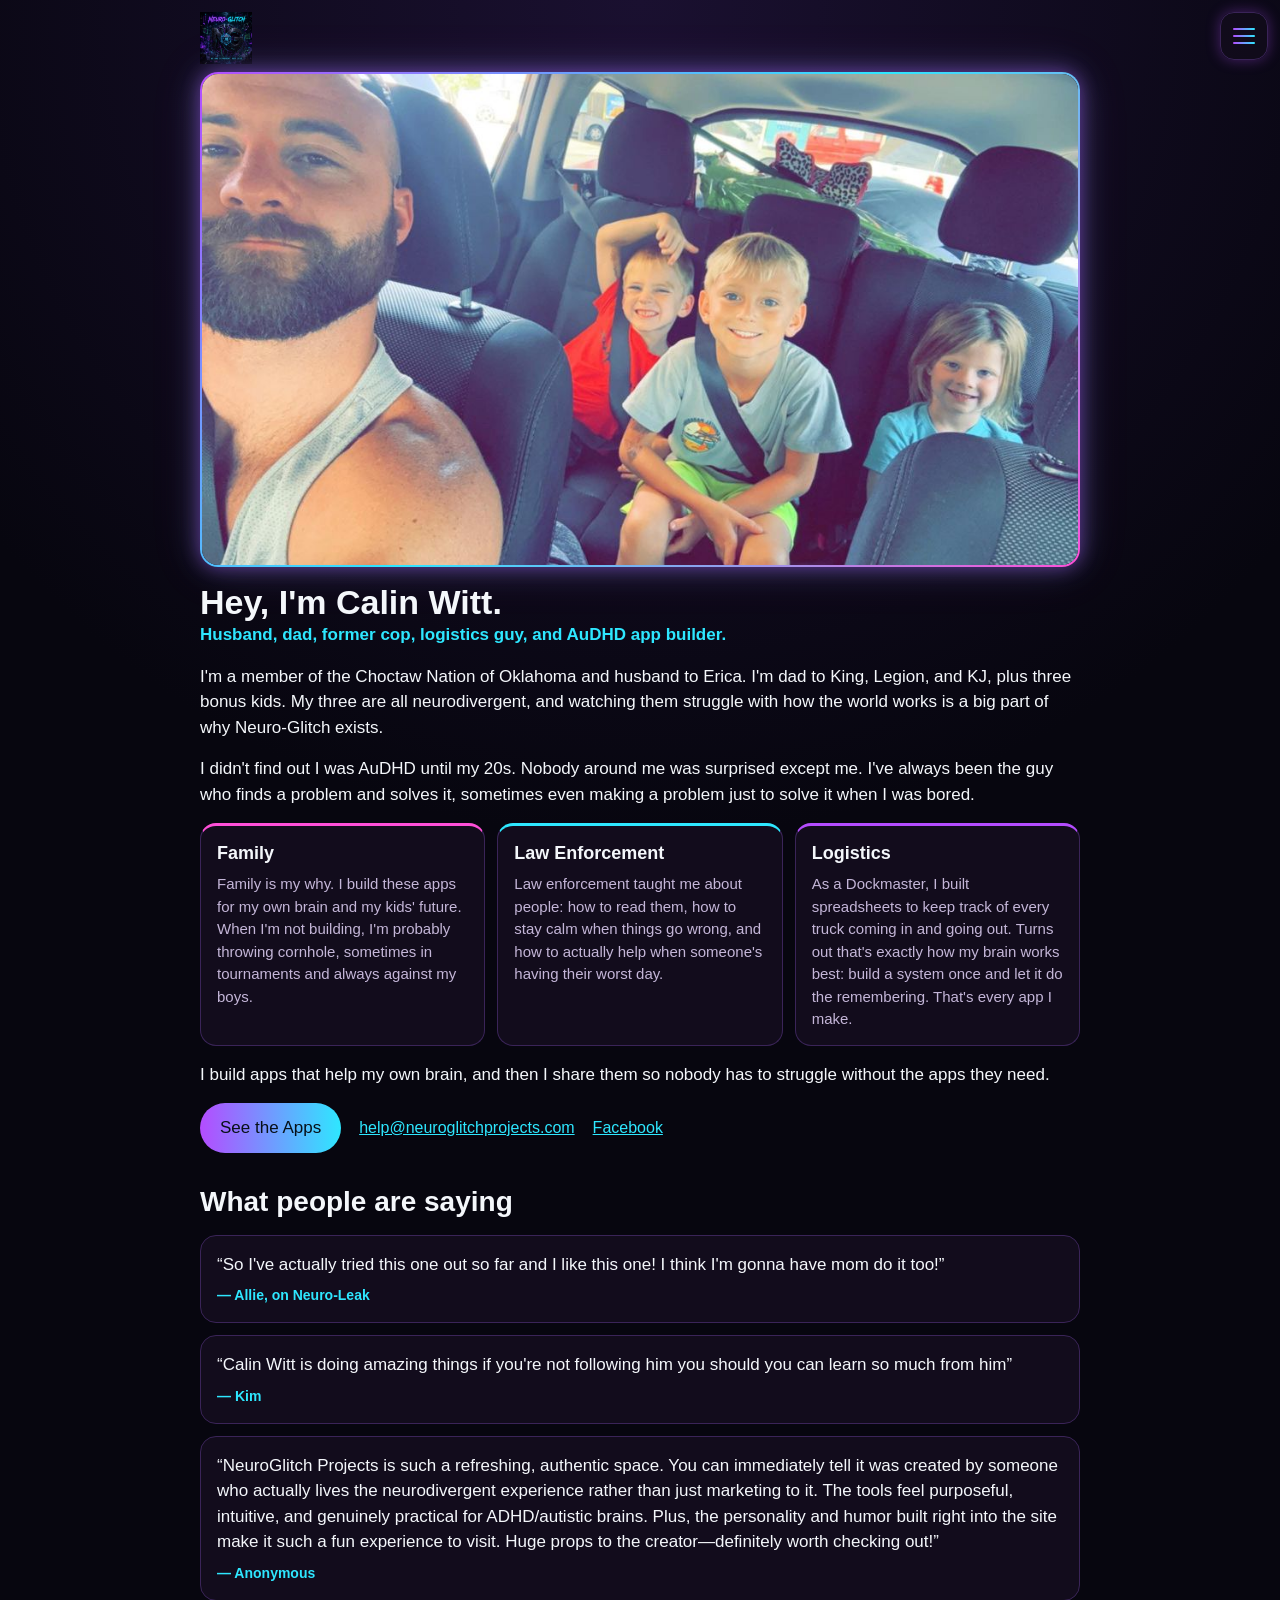
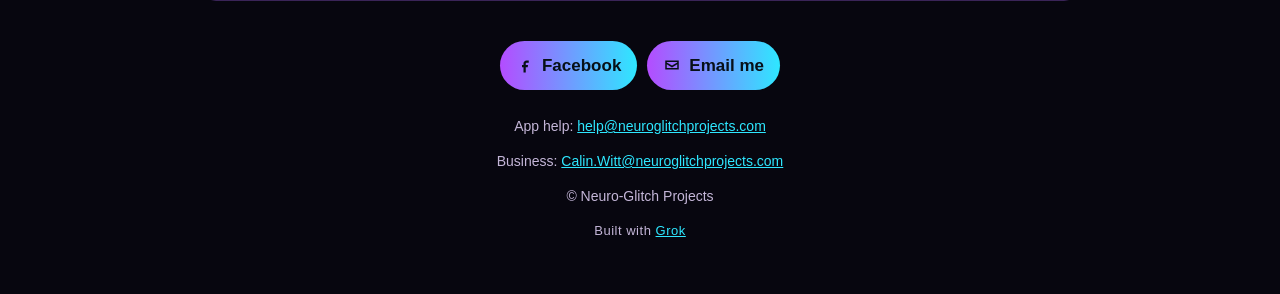
<file: index.html>
<!DOCTYPE html>
<html lang="en">
<head>
  <meta charset="UTF-8">
  <meta name="viewport" content="width=device-width, initial-scale=1">
  <title>Neuro-Glitch Projects | ADHD and autism family apps by Calin Witt</title>
  <meta name="description" content="ADHD and autism family apps by Calin Witt. Phone tools for neurodivergent families: budget, chores, emergency card, subscriptions, home info, gifts, and trip planner. One-time purchase.">
  <link rel="icon" href="/favicon.ico" sizes="any">
  <link rel="icon" type="image/png" href="/favicon-48.png" sizes="48x48">
  <link rel="icon" type="image/png" href="/favicon-192.png" sizes="192x192">
  <link rel="apple-touch-icon" href="/favicon-192.png">
  <meta property="og:type" content="website">
  <meta property="og:url" content="https://neuroglitchprojects.com/">
  <meta property="og:title" content="Neuro-Glitch Projects | Apps I built because my brain needed them">
  <meta property="og:description" content="I'm AuDHD, so I built apps for bills, chores, gifts, and more. You pay once, with no monthly fee. Neuro-Binder is free.">
  <meta property="og:image" content="https://neuroglitchprojects.com/logo.jpg">
  <meta name="twitter:card" content="summary_large_image">
  <meta name="twitter:title" content="Neuro-Glitch Projects | Apps I built because my brain needed them">
  <meta name="twitter:description" content="I'm AuDHD, so I built apps for bills, chores, gifts, and more. You pay once, with no monthly fee. Neuro-Binder is free.">
  <meta name="twitter:image" content="https://neuroglitchprojects.com/logo.jpg">
  <link rel="canonical" href="https://neuroglitchprojects.com/">
  <link rel="stylesheet" href="styles-v1.css">
</head>
<body>
  <header>
    <a class="brandlink" href="index.html" aria-label="Home"><img class="brand" src="logo.jpg?v=10" alt="Neuro-Glitch. We are different, not less."></a>
  </header>
  <button class="burger" id="burger" type="button" aria-label="Menu" aria-expanded="false" aria-controls="menu"><span></span><span></span><span></span></button>
  <nav class="menu" id="menu" aria-label="Site menu">
    <a href="index.html" class="on" aria-current="page">Home</a>
    <a href="apps.html">Apps</a>
    <a href="origin-story.html">NG Origin Story</a>
    <a href="forms.html">Forms</a>
    <a href="faq.html">FAQ</a>
    <a href="contact.html">Contact</a>
  </nav>
  <main>
    <section class="hello" id="about">
      <img class="photo" src="img/calin-family-v1.svg" alt="Calin with his kids King, Legion, and KJ" width="1024" height="576">
      <div class="top">
        <div><h1>Hey, I'm Calin Witt.</h1><p class="tag">Husband, dad, former cop, logistics guy, and AuDHD app builder.</p></div>
      </div>
      <p>I'm a member of the Choctaw Nation of Oklahoma and husband to Erica. I'm dad to King, Legion, and KJ, plus three bonus kids. My three are all neurodivergent, and watching them struggle with how the world works is a big part of why Neuro-Glitch exists.</p>
      <p>I didn't find out I was AuDHD until my 20s. Nobody around me was surprised except me. I've always been the guy who finds a problem and solves it, sometimes even making a problem just to solve it when I was bored.</p>
      <div class="hi3">
        <div><h3>Family</h3><p>Family is my why. I build these apps for my own brain and my kids' future. When I'm not building, I'm probably throwing cornhole, sometimes in tournaments and always against my boys.</p></div>
        <div><h3>Law Enforcement</h3><p>Law enforcement taught me about people: how to read them, how to stay calm when things go wrong, and how to actually help when someone's having their worst day.</p></div>
        <div><h3>Logistics</h3><p>As a Dockmaster, I built spreadsheets to keep track of every truck coming in and going out. Turns out that's exactly how my brain works best: build a system once and let it do the remembering. That's every app I make.</p></div>
      </div>
      <p>I build apps that help my own brain, and then I share them so nobody has to struggle without the apps they need.</p>
      <div class="cta"><a class="buy" href="apps.html">See the Apps</a><a href="mailto:help@neuroglitchprojects.com">help@neuroglitchprojects.com</a><a href="https://www.facebook.com/share/1QCXShVWDk/?mibextid=wwXIfr">Facebook</a></div>
    </section>
    <section id="reviews">
    <h2>What people are saying</h2>
    <div class="reviews">
      <figure class="review"><blockquote>“So I've actually tried this one out so far and I like this one! I think I'm gonna have mom do it too!”</blockquote><figcaption>— Allie, on Neuro-Leak</figcaption></figure>
      <figure class="review"><blockquote>“Calin Witt is doing amazing things if you're not following him you should you can learn so much from him”</blockquote><figcaption>— Kim</figcaption></figure>
      <figure class="review"><blockquote>“NeuroGlitch Projects is such a refreshing, authentic space. You can immediately tell it was created by someone who actually lives the neurodivergent experience rather than just marketing to it. The tools feel purposeful, intuitive, and genuinely practical for ADHD/autistic brains. Plus, the personality and humor built right into the site make it such a fun experience to visit. Huge props to the creator—definitely worth checking out!”</blockquote><figcaption>— Anonymous</figcaption></figure>
    </div>
    </section>
  </main>
  <footer>
    <div class="links">
      <a href="https://www.facebook.com/share/1QCXShVWDk/?mibextid=wwXIfr"><svg viewBox="0 0 24 24" aria-hidden="true"><path fill="currentColor" d="M14 9h3V6h-3c-2.2 0-4 1.8-4 4v2H8v3h2v7h3v-7h2.6l.4-3H13v-2c0-.6.4-1 1-1z"/></svg>Facebook</a>
      <a href="mailto:help@neuroglitchprojects.com"><svg viewBox="0 0 24 24" aria-hidden="true"><path fill="currentColor" d="M3 6h18v12H3V6zm2 2v.5l7 4.2 7-4.2V8H5zm14 8V11l-7 4.2L5 11v5h14z"/></svg>Email me</a>
    </div>
    <p>App help: <a href="mailto:help@neuroglitchprojects.com">help@neuroglitchprojects.com</a></p>
    <p>Business: <a href="mailto:Calin.Witt@neuroglitchprojects.com">Calin.Witt@neuroglitchprojects.com</a></p>
    <p class="copy">© Neuro-Glitch Projects</p>
    <p class="credit">Built with <a href="https://grok.com">Grok</a></p>
  </footer>
  <script>
    function openHash(){ var s=document.querySelector(location.hash||"#none"); if(s&&s.tagName==="SECTION"){ var d=s.querySelector("details.formwrap"); if(d) d.open=true; } }
    window.addEventListener("hashchange", openHash); openHash();
  </script>
  <div class="lb" id="lb" role="dialog" aria-modal="true" aria-label="Screenshot"><img alt=""><button class="pv" type="button" aria-label="Previous">&#8249;</button><button class="nx" type="button" aria-label="Next">&#8250;</button><button class="x" type="button" aria-label="Close">&times;</button></div>
  <script>
    (function(){
      var lb=document.getElementById("lb"), im=lb.querySelector("img"), set=[], i=0, sx=null;
      function show(){ var a=set[i]; im.src=a.getAttribute("href"); im.alt=a.querySelector("img").alt; lb.querySelector(".pv").style.display=lb.querySelector(".nx").style.display=set.length>1?"":"none"; }
      function open(a){ set=[].slice.call(a.parentNode.querySelectorAll("a")); i=set.indexOf(a); show(); lb.classList.add("on"); document.body.classList.add("lb-open"); }
      function close(){ lb.classList.remove("on"); document.body.classList.remove("lb-open"); im.src=""; }
      function go(d){ i=(i+d+set.length)%set.length; show(); }
      document.querySelectorAll(".shots a").forEach(function(a){ a.addEventListener("click",function(e){ e.preventDefault(); open(a); }); });
      lb.addEventListener("click",function(e){ if(e.target.classList.contains("pv")) go(-1); else if(e.target.classList.contains("nx")) go(1); else if(e.target!==im) close(); });
      document.addEventListener("keydown",function(e){ if(!lb.classList.contains("on")) return; if(e.key==="Escape") close(); if(e.key==="ArrowLeft") go(-1); if(e.key==="ArrowRight") go(1); });
      lb.addEventListener("touchstart",function(e){ sx=e.touches[0].clientX; },{passive:true});
      lb.addEventListener("touchend",function(e){ if(sx===null) return; var dx=e.changedTouches[0].clientX-sx; sx=null; if(Math.abs(dx)>40) go(dx<0?1:-1); });
    })();
  </script>
  <script>
    (function(){
      var ds=[].slice.call(document.querySelectorAll("details"));
      ds.forEach(function(d){ d.addEventListener("toggle",function(){
        if(!d.open) return;
        ds.forEach(function(o){ if(o!==d && o.open) o.open=false; });
        requestAnimationFrame(function(){
          var card=d.closest(".card")||d, h=document.querySelector("header"), off=(h&&getComputedStyle(h).position==="sticky")?h.offsetHeight:0;
          var top=card.getBoundingClientRect().top;
          if(top<off) window.scrollTo({top:window.scrollY+top-off-8,behavior:"smooth"});
        });
      }); });
    })();
  </script>
  <script>
    (function(){
      var b=document.getElementById("burger"), m=document.getElementById("menu");
      function set(o){ m.classList.toggle("on",o); b.setAttribute("aria-expanded",o?"true":"false"); }
      b.addEventListener("click",function(e){ e.stopPropagation(); set(!m.classList.contains("on")); });
      document.addEventListener("click",function(e){ if(m.classList.contains("on") && !m.contains(e.target)) set(false); });
      document.addEventListener("keydown",function(e){ if(e.key==="Escape") set(false); });
      m.querySelectorAll("a").forEach(function(a){ a.addEventListener("click",function(){ set(false); }); });
    })();
  </script>
</body>
</html>
</file>
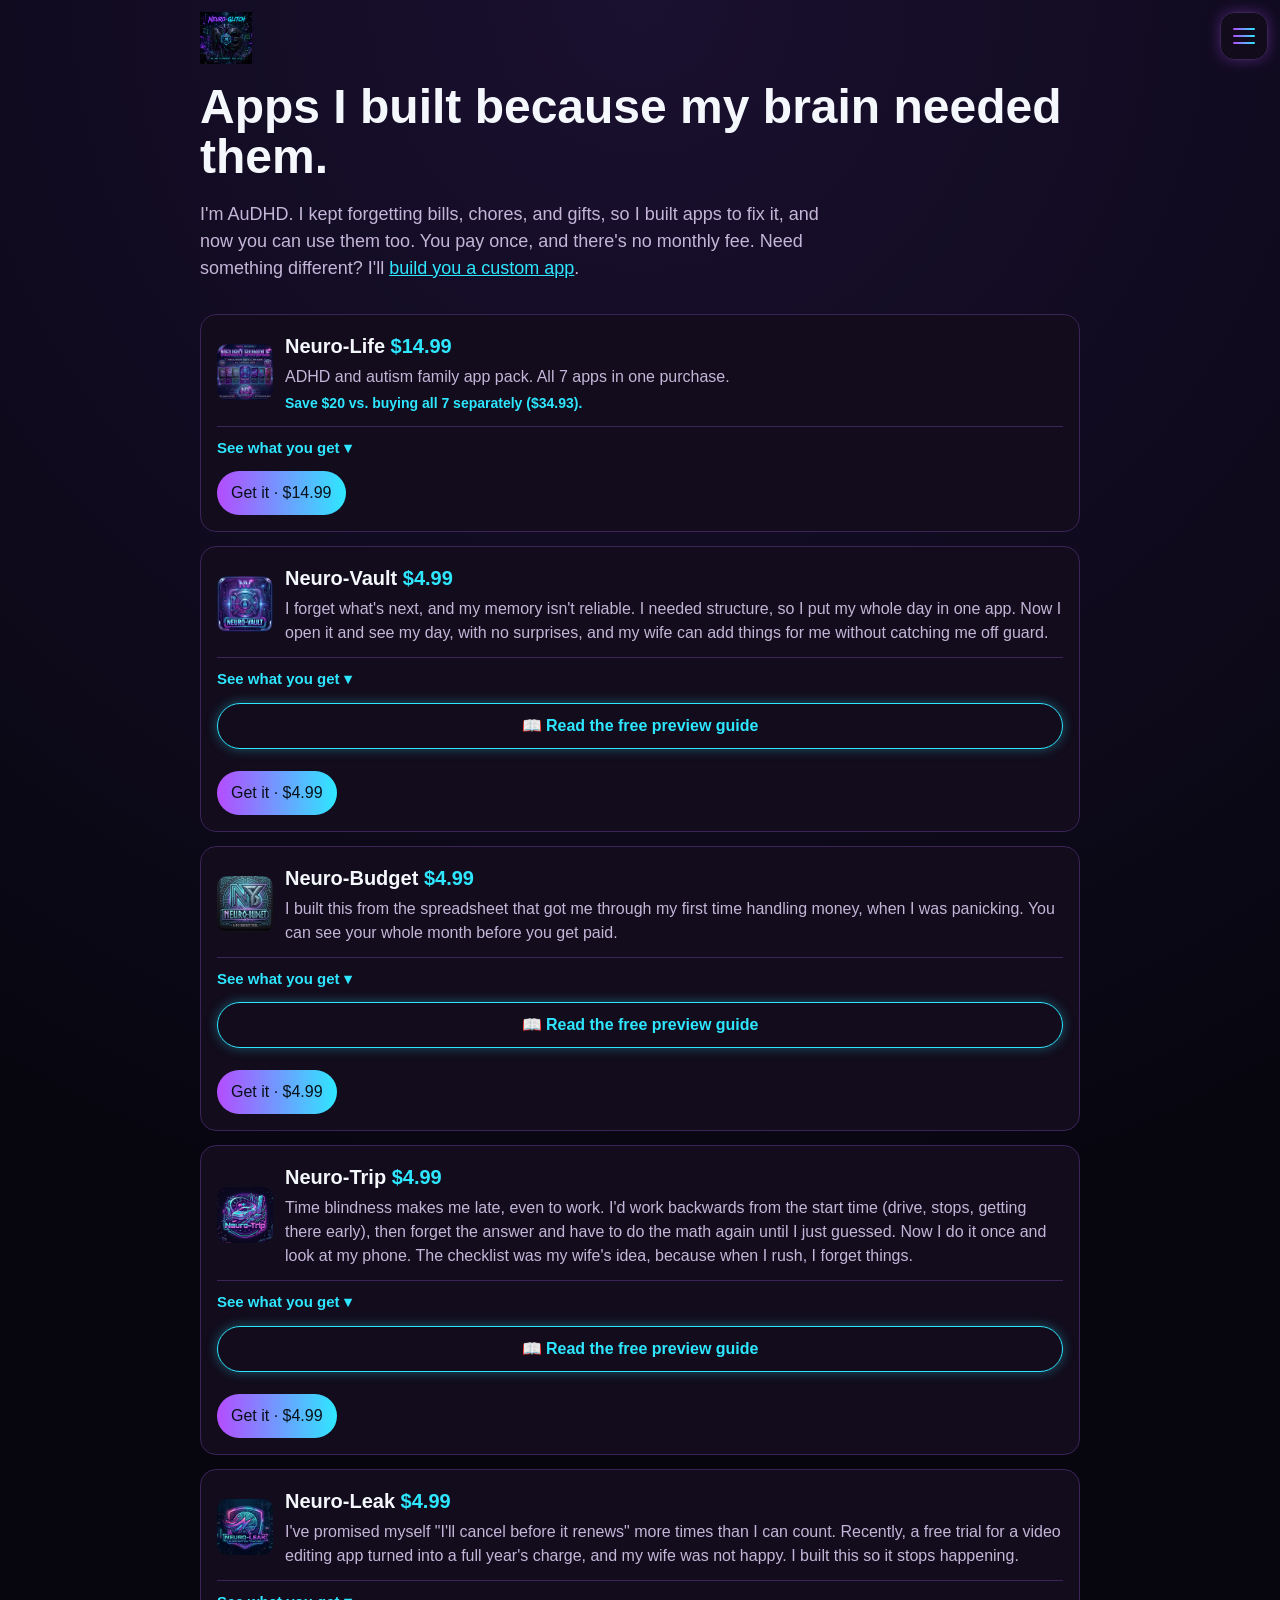
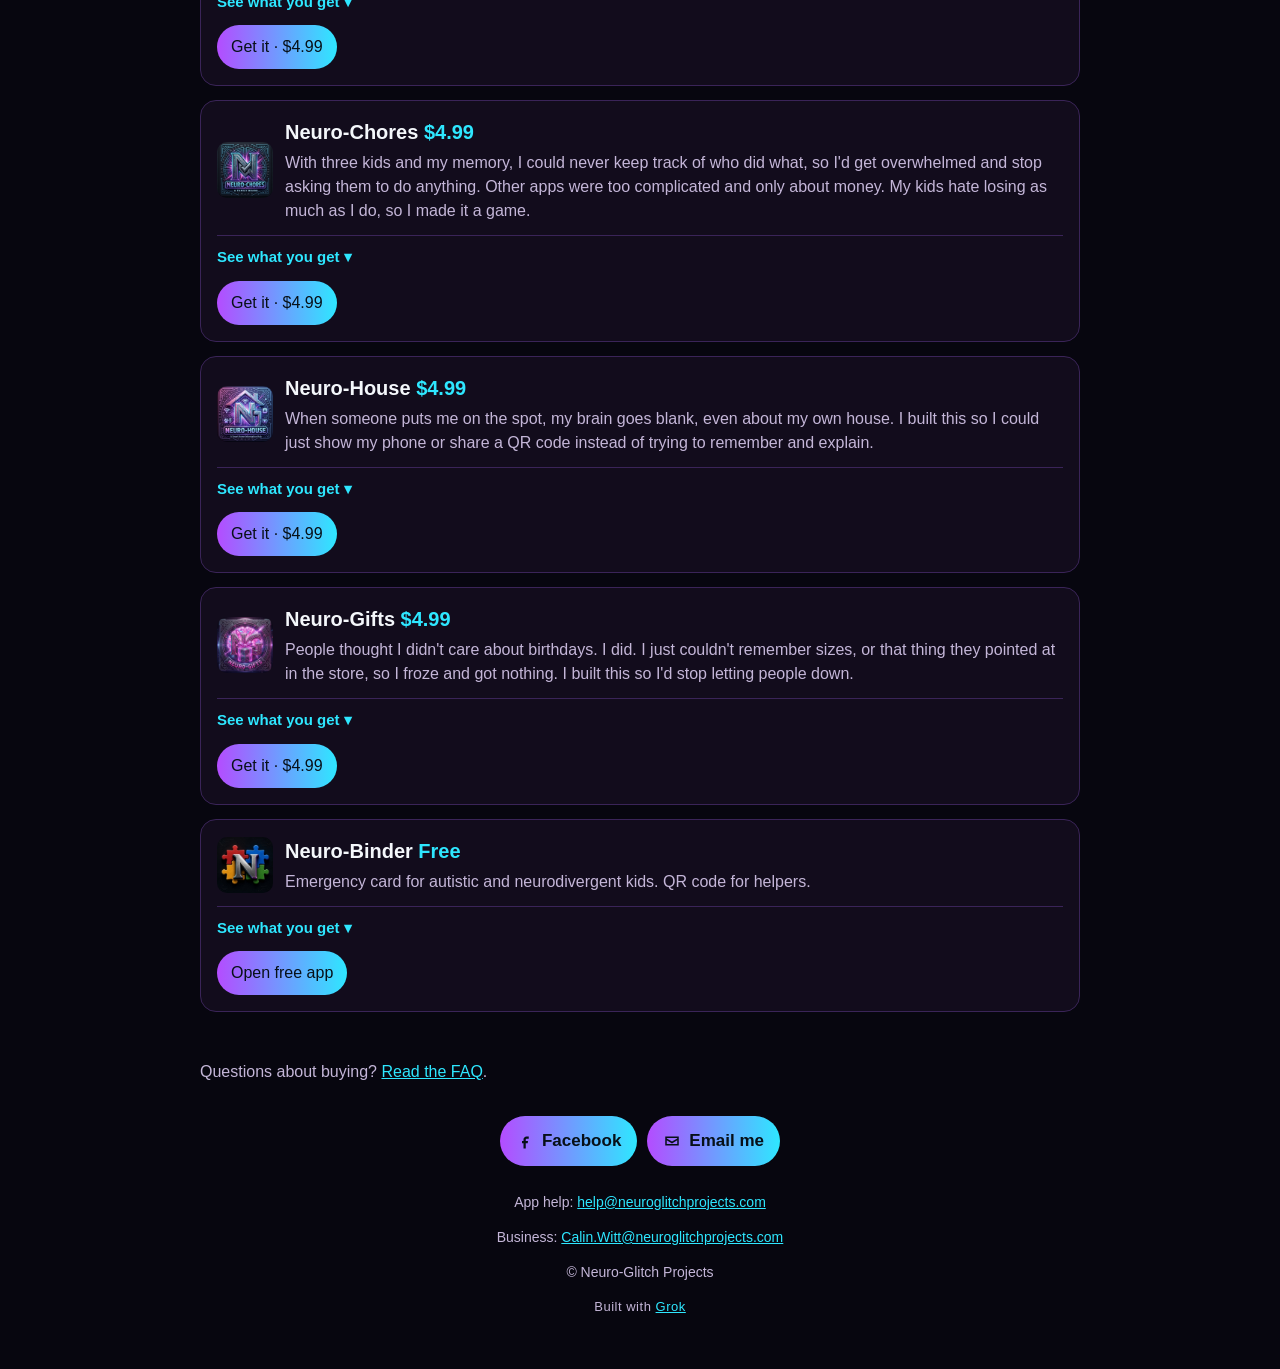
<file: apps.html>
<!DOCTYPE html>
<html lang="en">
<head>
  <meta charset="UTF-8">
  <meta name="viewport" content="width=device-width, initial-scale=1">
  <title>Apps | Neuro-Glitch Projects</title>
  <meta name="description" content="ADHD and autism family apps by Calin Witt: budget, chores, emergency card, subscriptions, home info, gifts, trip planner, and day planner. Pay once, no monthly fee.">
  <link rel="icon" href="/favicon.ico" sizes="any">
  <link rel="icon" type="image/png" href="/favicon-48.png" sizes="48x48">
  <link rel="icon" type="image/png" href="/favicon-192.png" sizes="192x192">
  <link rel="apple-touch-icon" href="/favicon-192.png">
  <meta property="og:type" content="website">
  <meta property="og:url" content="https://neuroglitchprojects.com/apps.html">
  <meta property="og:title" content="Apps | Neuro-Glitch Projects">
  <meta property="og:description" content="ADHD and autism family apps by Calin Witt: budget, chores, emergency card, subscriptions, home info, gifts, trip planner, and day planner. Pay once, no monthly fee.">
  <meta property="og:image" content="https://neuroglitchprojects.com/logo.jpg">
  <meta name="twitter:card" content="summary_large_image">
  <meta name="twitter:title" content="Apps | Neuro-Glitch Projects">
  <meta name="twitter:description" content="ADHD and autism family apps by Calin Witt: budget, chores, emergency card, subscriptions, home info, gifts, trip planner, and day planner. Pay once, no monthly fee.">
  <meta name="twitter:image" content="https://neuroglitchprojects.com/logo.jpg">
  <link rel="canonical" href="https://neuroglitchprojects.com/apps.html">
  <link rel="stylesheet" href="styles-v1.css">
  <style>.grid{grid-template-columns:minmax(0,1fr)}</style>
</head>
<body>
  <header>
    <a class="brandlink" href="index.html" aria-label="Home"><img class="brand" src="logo.jpg?v=10" alt="Neuro-Glitch. We are different, not less."></a>
  </header>
  <button class="burger" id="burger" type="button" aria-label="Menu" aria-expanded="false" aria-controls="menu"><span></span><span></span><span></span></button>
  <nav class="menu" id="menu" aria-label="Site menu">
    <a href="index.html">Home</a>
    <a href="apps.html" class="on" aria-current="page">Apps</a>
    <a href="origin-story.html">NG Origin Story</a>
    <a href="forms.html">Forms</a>
    <a href="faq.html">FAQ</a>
    <a href="contact.html">Contact</a>
  </nav>
  <main>
    <h1>Apps I built because my brain needed them.</h1>
    <p class="lede">I&#39;m AuDHD. I kept forgetting bills, chores, and gifts, so I built apps to fix it, and now you can use them too. You pay once, and there&#39;s no monthly fee. Need something different? I&#39;ll <a href="forms.html#custom">build you a custom app</a>.</p>
    <section class="grid" id="apps">
      <article class="card" data-cat="pack">
        <div class="row"><img class="logo" src="img/neuro-life-v2.svg" alt="Neuro-Life logo"><div><h2>Neuro-Life <span class="price">$14.99</span></h2><p class="short">ADHD and autism family app pack. All 7 apps in one purchase.</p><p class="save">Save $20 vs. buying all 7 separately ($34.93).</p></div></div>
        <details class="what" name="site"><summary>See what you get</summary>
        <ul class="more"><li>Neuro-Chores</li><li>Neuro-House</li><li>Neuro-Leak</li><li>Neuro-Gifts</li><li>Neuro-Trip</li><li>Neuro-Budget</li><li>Neuro-Vault</li></ul>
        </details>
        <a class="buy" href="https://buy.stripe.com/5kQfZj4Zwcn02ruaS0b3q06">Get it · $14.99</a>
      </article>
      <article class="card" data-cat="time">
        <div class="row"><img class="logo" src="img/neuro-vault-v2.svg" alt="Neuro-Vault logo"><div><h2>Neuro-Vault <span class="price">$4.99</span></h2><p class="short">I forget what's next, and my memory isn't reliable. I needed structure, so I put my whole day in one app. Now I open it and see my day, with no surprises, and my wife can add things for me without catching me off guard.</p></div></div>
        <details class="what" name="site"><summary>See what you get</summary>
        <div class="get"><p>One calm place for your schedule, meds, notes and journal, groceries and meals, and car care. Share a partner link so your person can see your time blocks, ask for time, and use the grocery list. They never see your journal or your meds.</p><p class="get-all">Works on any phone. Add it to your home screen. Guide PDF included. Pay once.</p></div>
        <ul class="more"><li>Plan your day with time blocks and one-tap presets.</li><li>Syncs with your iPhone or Google Calendar, so future plans show up when it's time.</li><li>Partner link with no account and no app needed.</li><li>Journal with a PIN lock. Your data stays on your device unless you turn on sync.</li></ul>
        <div class="shots"><a href="img/shots/vault-1.svg"><img loading="lazy" src="img/shots/vault-1.svg" alt="Neuro-Vault Home screen with cards for Up Next, Meds Today, Brain Dump, Today's Plan, and Quick Capture" width="140"></a><a href="img/shots/vault-2.svg"><img loading="lazy" src="img/shots/vault-2.svg" alt="Neuro-Vault menu drawer with Home, Journal, Brain Dump, Vehicle, Medication, Calendar, Groceries, and Settings" width="140"></a><a href="img/shots/vault-3.svg"><img loading="lazy" src="img/shots/vault-3.svg" alt="Neuro-Vault Calendar day view with time blocks laid out from morning on" width="140"></a><a href="img/shots/vault-4.svg"><img loading="lazy" src="img/shots/vault-4.svg" alt="Neuro-Vault Settings list with Appearance, Home layout, Calendar and presets, Medication, Journal, and Partner link" width="140"></a><a href="img/shots/vault-5.svg"><img loading="lazy" src="img/shots/vault-5.svg" alt="Neuro-Vault Groceries tab with List, Meals, and Usuals and a Plan a trip button" width="140"></a></div>
        </details>
        <a class="preview-guide" href="guides/neuro-vault-preview-v2.pdf" target="_blank" rel="noopener" style="display:block;text-align:center;margin:12px 0 10px;padding:10px 14px;border:1.5px solid #2ee7ff;border-radius:999px;color:#2ee7ff;font-weight:700;text-decoration:none;box-shadow:0 0 12px rgba(46,231,255,.35)">📖 Read the free preview guide</a>
        <a class="buy" href="https://buy.stripe.com/3cI5kF4Zw1Im9TW0dmb3q07">Get it · $4.99</a>
      </article>
      <article class="card" data-cat="money">
        <div class="row"><img class="logo" src="img/neuro-budget.svg" alt="Neuro-Budget logo"><div><h2>Neuro-Budget <span class="price">$4.99</span></h2><p class="short">I built this from the spreadsheet that got me through my first time handling money, when I was panicking. You can see your whole month before you get paid.</p></div></div>
        <details class="what" name="site"><summary>See what you get</summary>
        <div class="get"><p>Sort your bills between your paychecks, track your savings, and see real numbers for what's safe to spend. It does the math so you don't get overwhelmed.</p><p class="get-all">Works on any phone. Add it to your home screen. Guide PDF included. Pay once.</p></div>
        <ul class="more"><li>Shows which check pays which bill.</li><li>Shows the amount safe to spend after those bills.</li><li>Runs on your phone. No spreadsheet.</li></ul>
        <div class="shots"><a href="img/shots/nbudget-v2-1.svg"><img loading="lazy" src="img/shots/nbudget-v2-1.svg" alt="Neuro-Budget paychecks screen showing income, bills, and safe-to-spend totals" width="140"></a><a href="img/shots/nbudget-v2-2.svg"><img loading="lazy" src="img/shots/nbudget-v2-2.svg" alt="Neuro-Budget paycheck detail with the bills assigned to that paycheck" width="140"></a><a href="img/shots/nbudget-v2-3.svg"><img loading="lazy" src="img/shots/nbudget-v2-3.svg" alt="Neuro-Budget month view showing the whole month of bills and paychecks" width="140"></a></div>
        </details>
        <a class="preview-guide" href="guides/neuro-budget-preview.pdf" target="_blank" rel="noopener" style="display:block;text-align:center;margin:12px 0 10px;padding:10px 14px;border:1.5px solid #2ee7ff;border-radius:999px;color:#2ee7ff;font-weight:700;text-decoration:none;box-shadow:0 0 12px rgba(46,231,255,.35)">📖 Read the free preview guide</a>
        <a class="buy" href="https://buy.stripe.com/7sYaEZajQbiW6HK1hqb3q00">Get it · $4.99</a>
      </article>
      <article class="card" data-cat="travel">
        <div class="row"><img class="logo" src="img/neuro-trip.svg" alt="Neuro-Trip logo"><div><h2>Neuro-Trip <span class="price">$4.99</span></h2><p class="short">Time blindness makes me late, even to work. I'd work backwards from the start time (drive, stops, getting there early), then forget the answer and have to do the math again until I just guessed. Now I do it once and look at my phone. The checklist was my wife's idea, because when I rush, I forget things.</p></div></div>
        <details class="what" name="site"><summary>See what you get</summary>
        <div class="get"><p>Enter when you need to be there and what's on the way. It tells you when to start getting ready and when to leave, plus a checklist so nothing gets left behind.</p><p class="get-all">Works on any phone. Add it to your home screen. Guide PDF included. Pay once.</p></div>
        <ul class="more"><li>Set the arrival time first.</li><li>Add stops and a buffer.</li><li>Shows when you need to leave.</li></ul>
        <div class="shots"><a href="img/shots/trip-1.svg"><img loading="lazy" src="img/shots/trip-1.svg" alt="Neuro-Trip upcoming trip with the time to start getting ready" width="140"></a><a href="img/shots/trip-2.svg"><img loading="lazy" src="img/shots/trip-2.svg" alt="Neuro-Trip schedule working backward from arrival time with stops" width="140"></a><a href="img/shots/trip-3.svg"><img loading="lazy" src="img/shots/trip-3.svg" alt="Neuro-Trip packing checklist before leaving" width="140"></a></div>
        </details>
        <a class="preview-guide" href="guides/neuro-trip-preview.pdf" target="_blank" rel="noopener" style="display:block;text-align:center;margin:12px 0 10px;padding:10px 14px;border:1.5px solid #2ee7ff;border-radius:999px;color:#2ee7ff;font-weight:700;text-decoration:none;box-shadow:0 0 12px rgba(46,231,255,.35)">📖 Read the free preview guide</a>
        <a class="buy" href="https://buy.stripe.com/bJecN79fM3Qud68e4cb3q05">Get it · $4.99</a>
      </article>
      <article class="card" data-cat="money">
        <div class="row"><img class="logo" src="img/neuro-leak.svg" alt="Neuro-Leak logo"><div><h2>Neuro-Leak <span class="price">$4.99</span></h2><p class="short">I've promised myself "I'll cancel before it renews" more times than I can count. Recently, a free trial for a video editing app turned into a full year's charge, and my wife was not happy. I built this so it stops happening.</p></div></div>
        <details class="what" name="site"><summary>See what you get</summary>
        <div class="get"><p>Track your subscriptions and see what they cost per year. It shows when each free trial ends, so you can cancel before the full price hits.</p><p class="get-all">Works on any phone. Add it to your home screen. Guide PDF included. Pay once.</p></div>
        <ul class="more"><li>Add a plan with price, due date, and billing cycle.</li><li>See the true yearly cost.</li><li>One tap shows due trials and payments.</li></ul>
        <div class="shots"><a href="img/shots/leak-1.svg"><img loading="lazy" src="img/shots/leak-1.svg" alt="Neuro-Leak 14-day horizon with monthly and yearly subscription cost and trials ending soon" width="140"></a><a href="img/shots/leak-2.svg"><img loading="lazy" src="img/shots/leak-2.svg" alt="Neuro-Leak subscriptions list with free trials and upcoming charges" width="140"></a></div>
        </details>
        <a class="buy" href="https://buy.stripe.com/4gM4gBbnUaeSc248JSb3q03">Get it · $4.99</a>
      </article>
      <article class="card" data-cat="kids">
        <div class="row"><img class="logo" src="img/neuro-chores.svg" alt="Neuro-Chores logo"><div><h2>Neuro-Chores <span class="price">$4.99</span></h2><p class="short">With three kids and my memory, I could never keep track of who did what, so I'd get overwhelmed and stop asking them to do anything. Other apps were too complicated and only about money. My kids hate losing as much as I do, so I made it a game.</p></div></div>
        <details class="what" name="site"><summary>See what you get</summary>
        <div class="get"><p>Set your own chores and rewards, and the kids earn points. A running scoreboard shows who has done the most and who has the most points, so they push to beat each other.</p><p class="get-all">Works on any phone. Add it to your home screen. Guide PDF included. Pay once.</p></div>
        <ul class="more"><li>Add kids and assign chores.</li><li>Track points and redeem rewards.</li><li>Optional parent PIN. No monthly fee. No App Store account.</li></ul>
        <div class="shots"><a href="img/shots/chores-1.svg"><img loading="lazy" src="img/shots/chores-1.svg" alt="Neuro-Chores family overview showing each kid’s chores done and points" width="140"></a><a href="img/shots/chores-2.svg"><img loading="lazy" src="img/shots/chores-2.svg" alt="Neuro-Chores kid screen with points, a Redeem button, and chore list" width="140"></a></div>
        </details>
        <a class="buy" href="https://buy.stripe.com/9B6aEZ8bI9aO8PSe4cb3q04">Get it · $4.99</a>
      </article>
      <article class="card" data-cat="home">
        <div class="row"><img class="logo" src="img/neuro-house.svg" alt="Neuro-House logo"><div><h2>Neuro-House <span class="price">$4.99</span></h2><p class="short">When someone puts me on the spot, my brain goes blank, even about my own house. I built this so I could just show my phone or share a QR code instead of trying to remember and explain.</p></div></div>
        <details class="what" name="site"><summary>See what you get</summary>
        <div class="get"><p>A household binder for Wi-Fi, pets, shutoffs, contacts, routines, and more. Share a QR card or hand over the phone, so a sitter or plumber gets what they need without the small talk.</p><p class="get-all">Works on any phone. Add it to your home screen. Guide PDF included. Pay once.</p></div>
        <ul class="more"><li>Keys, alarm codes, shutoffs, Wi-Fi, layout, and routines.</li><li>Share a QR code with a plumber, pet sitter, or guest.</li><li>Nothing is uploaded.</li></ul>
        <div class="shots"><a href="img/shots/house-1.svg"><img loading="lazy" src="img/shots/house-1.svg" alt="Neuro-House home binder with rooms for Wi-Fi, alarm, shutoffs, pets, and contacts" width="140"></a><a href="img/shots/house-2.svg"><img loading="lazy" src="img/shots/house-2.svg" alt="Neuro-House pets page with a pet’s age, food, and care notes" width="140"></a><a href="img/shots/house-3.svg"><img loading="lazy" src="img/shots/house-3.svg" alt="Neuro-House share screen with a QR code a sitter can scan to read the pet notes" width="140"></a></div>
        </details>
        <a class="buy" href="https://buy.stripe.com/14A3cx0Jgcn07LO5xGb3q02">Get it · $4.99</a>
      </article>
      <article class="card" data-cat="people">
        <div class="row"><img class="logo" src="img/neuro-gifts-v2.svg" alt="Neuro-Gifts logo"><div><h2>Neuro-Gifts <span class="price">$4.99</span></h2><p class="short">People thought I didn't care about birthdays. I did. I just couldn't remember sizes, or that thing they pointed at in the store, so I froze and got nothing. I built this so I'd stop letting people down.</p></div></div>
        <details class="what" name="site"><summary>See what you get</summary>
        <div class="get"><p>Save sizes, likes, birthdays, and gift ideas the moment you hear them, so you're never stuck guessing.</p><p class="get-all">Works on any phone. Add it to your home screen. Guide PDF included. Pay once.</p></div>
        <ul class="more"><li>Stores the details you forget.</li><li>Tracks a gift from idea to given.</li></ul>
        <div class="shots"><a href="img/shots/gifts-1.svg"><img loading="lazy" src="img/shots/gifts-1.svg" alt="Neuro-Gifts people list with a birthday and gift ideas" width="140"></a><a href="img/shots/gifts-2.svg"><img loading="lazy" src="img/shots/gifts-2.svg" alt="Neuro-Gifts person profile with clothing sizes, colors, and likes" width="140"></a></div>
        </details>
        <a class="buy" href="https://buy.stripe.com/aFa14p77Eev83vyaS0b3q01">Get it · $4.99</a>
      </article>
      <article class="card" data-cat="kids">
        <div class="row"><img class="logo" src="img/neuro-binder.svg" alt="Neuro-Binder logo"><div><h2>Neuro-Binder <span class="price">Free</span></h2><p class="short">Emergency card for autistic and neurodivergent kids. QR code for helpers.</p></div></div>
        <details class="what" name="site"><summary>See what you get</summary>
        <ul class="more"><li>QR code with photo, contacts, allergies, and how to help.</li><li>A helper can scan it with no account.</li><li>The scanner cannot edit the card.</li></ul>
        </details>
        <a class="buy" href="https://forge-zest-kite-frost.grok.me" target="_blank" rel="noopener">Open free app</a>
      </article>
    </section>
    <p class="short" style="margin:20px 0">Questions about buying? <a href="faq.html">Read the FAQ</a>.</p>
  </main>
  <footer>
    <div class="links">
      <a href="https://www.facebook.com/share/1QCXShVWDk/?mibextid=wwXIfr"><svg viewBox="0 0 24 24" aria-hidden="true"><path fill="currentColor" d="M14 9h3V6h-3c-2.2 0-4 1.8-4 4v2H8v3h2v7h3v-7h2.6l.4-3H13v-2c0-.6.4-1 1-1z"/></svg>Facebook</a>
      <a href="mailto:help@neuroglitchprojects.com"><svg viewBox="0 0 24 24" aria-hidden="true"><path fill="currentColor" d="M3 6h18v12H3V6zm2 2v.5l7 4.2 7-4.2V8H5zm14 8V11l-7 4.2L5 11v5h14z"/></svg>Email me</a>
    </div>
    <p>App help: <a href="mailto:help@neuroglitchprojects.com">help@neuroglitchprojects.com</a></p>
    <p>Business: <a href="mailto:Calin.Witt@neuroglitchprojects.com">Calin.Witt@neuroglitchprojects.com</a></p>
    <p class="copy">© Neuro-Glitch Projects</p>
    <p class="credit">Built with <a href="https://grok.com">Grok</a></p>
  </footer>
  <script>
    function openHash(){ var s=document.querySelector(location.hash||"#none"); if(s&&s.tagName==="SECTION"){ var d=s.querySelector("details.formwrap"); if(d) d.open=true; } }
    window.addEventListener("hashchange", openHash); openHash();
  </script>
  <div class="lb" id="lb" role="dialog" aria-modal="true" aria-label="Screenshot"><img alt=""><button class="pv" type="button" aria-label="Previous">&#8249;</button><button class="nx" type="button" aria-label="Next">&#8250;</button><button class="x" type="button" aria-label="Close">&times;</button></div>
  <script>
    (function(){
      var lb=document.getElementById("lb"), im=lb.querySelector("img"), set=[], i=0, sx=null;
      function show(){ var a=set[i]; im.src=a.getAttribute("href"); im.alt=a.querySelector("img").alt; lb.querySelector(".pv").style.display=lb.querySelector(".nx").style.display=set.length>1?"":"none"; }
      function open(a){ set=[].slice.call(a.parentNode.querySelectorAll("a")); i=set.indexOf(a); show(); lb.classList.add("on"); document.body.classList.add("lb-open"); }
      function close(){ lb.classList.remove("on"); document.body.classList.remove("lb-open"); im.src=""; }
      function go(d){ i=(i+d+set.length)%set.length; show(); }
      document.querySelectorAll(".shots a").forEach(function(a){ a.addEventListener("click",function(e){ e.preventDefault(); open(a); }); });
      lb.addEventListener("click",function(e){ if(e.target.classList.contains("pv")) go(-1); else if(e.target.classList.contains("nx")) go(1); else if(e.target!==im) close(); });
      document.addEventListener("keydown",function(e){ if(!lb.classList.contains("on")) return; if(e.key==="Escape") close(); if(e.key==="ArrowLeft") go(-1); if(e.key==="ArrowRight") go(1); });
      lb.addEventListener("touchstart",function(e){ sx=e.touches[0].clientX; },{passive:true});
      lb.addEventListener("touchend",function(e){ if(sx===null) return; var dx=e.changedTouches[0].clientX-sx; sx=null; if(Math.abs(dx)>40) go(dx<0?1:-1); });
    })();
  </script>
  <script>
    (function(){
      var ds=[].slice.call(document.querySelectorAll("details"));
      ds.forEach(function(d){ d.addEventListener("toggle",function(){
        if(!d.open) return;
        ds.forEach(function(o){ if(o!==d && o.open) o.open=false; });
        requestAnimationFrame(function(){
          var card=d.closest(".card")||d, h=document.querySelector("header"), off=(h&&getComputedStyle(h).position==="sticky")?h.offsetHeight:0;
          var top=card.getBoundingClientRect().top;
          if(top<off) window.scrollTo({top:window.scrollY+top-off-8,behavior:"smooth"});
        });
      }); });
    })();
  </script>
  <script>
    (function(){
      var b=document.getElementById("burger"), m=document.getElementById("menu");
      function set(o){ m.classList.toggle("on",o); b.setAttribute("aria-expanded",o?"true":"false"); }
      b.addEventListener("click",function(e){ e.stopPropagation(); set(!m.classList.contains("on")); });
      document.addEventListener("click",function(e){ if(m.classList.contains("on") && !m.contains(e.target)) set(false); });
      document.addEventListener("keydown",function(e){ if(e.key==="Escape") set(false); });
      m.querySelectorAll("a").forEach(function(a){ a.addEventListener("click",function(){ set(false); }); });
    })();
  </script>
</body>
</html>
</file>
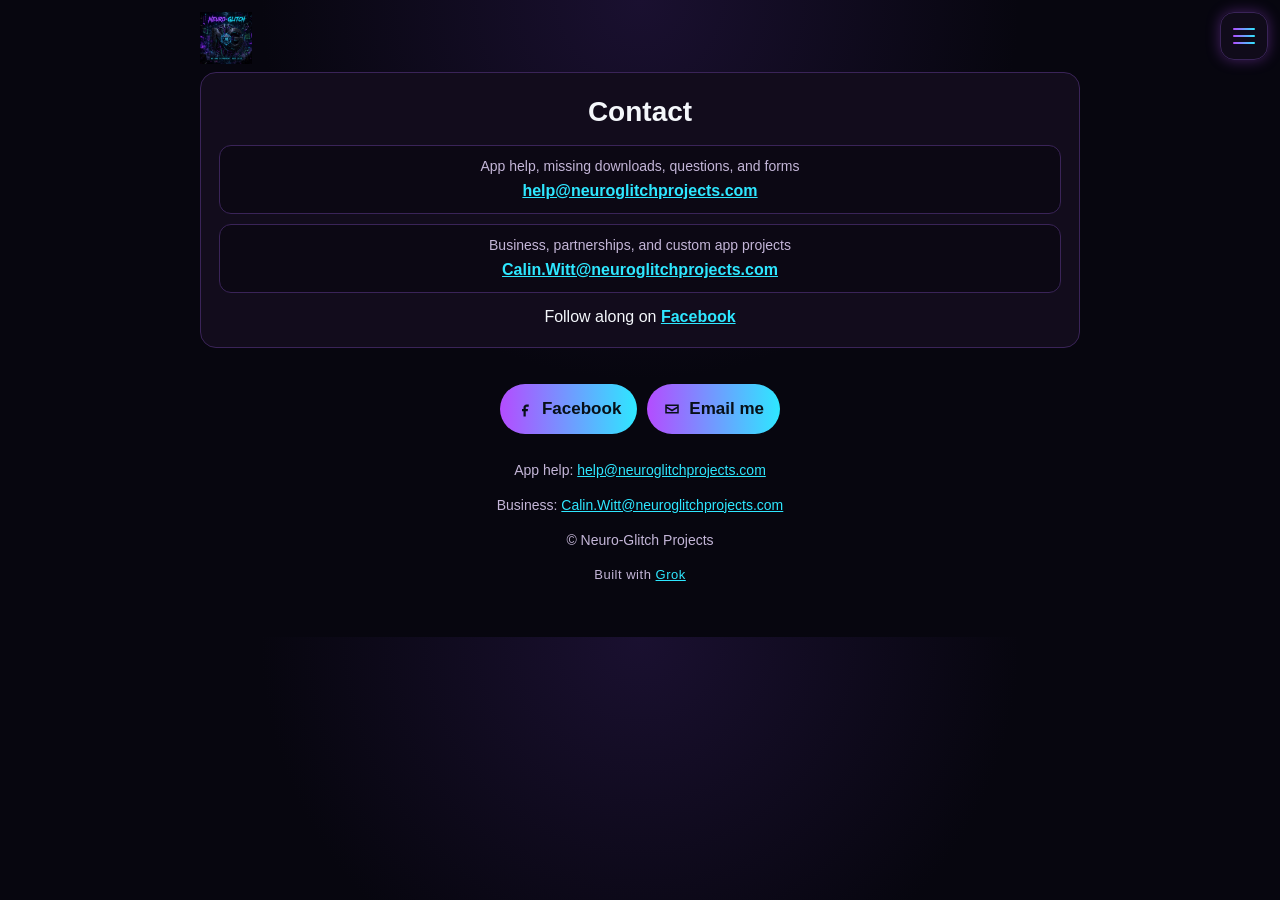
<file: contact.html>
<!DOCTYPE html>
<html lang="en">
<head>
  <meta charset="UTF-8">
  <meta name="viewport" content="width=device-width, initial-scale=1">
  <title>Contact | Neuro-Glitch Projects</title>
  <meta name="description" content="Contact Calin Witt at Neuro-Glitch Projects for app help, missing downloads, business, partnerships, and custom app projects.">
  <link rel="icon" href="/favicon.ico" sizes="any">
  <link rel="icon" type="image/png" href="/favicon-48.png" sizes="48x48">
  <link rel="icon" type="image/png" href="/favicon-192.png" sizes="192x192">
  <link rel="apple-touch-icon" href="/favicon-192.png">
  <meta property="og:type" content="website">
  <meta property="og:url" content="https://neuroglitchprojects.com/contact.html">
  <meta property="og:title" content="Contact | Neuro-Glitch Projects">
  <meta property="og:description" content="Contact Calin Witt at Neuro-Glitch Projects for app help, missing downloads, business, partnerships, and custom app projects.">
  <meta property="og:image" content="https://neuroglitchprojects.com/logo.jpg">
  <meta name="twitter:card" content="summary_large_image">
  <meta name="twitter:title" content="Contact | Neuro-Glitch Projects">
  <meta name="twitter:description" content="Contact Calin Witt at Neuro-Glitch Projects for app help, missing downloads, business, partnerships, and custom app projects.">
  <meta name="twitter:image" content="https://neuroglitchprojects.com/logo.jpg">
  <link rel="canonical" href="https://neuroglitchprojects.com/contact.html">
  <link rel="stylesheet" href="styles-v1.css">
</head>
<body>
  <header>
    <a class="brandlink" href="index.html" aria-label="Home"><img class="brand" src="logo.jpg?v=10" alt="Neuro-Glitch. We are different, not less."></a>
  </header>
  <button class="burger" id="burger" type="button" aria-label="Menu" aria-expanded="false" aria-controls="menu"><span></span><span></span><span></span></button>
  <nav class="menu" id="menu" aria-label="Site menu">
    <a href="index.html">Home</a>
    <a href="apps.html">Apps</a>
    <a href="origin-story.html">NG Origin Story</a>
    <a href="forms.html">Forms</a>
    <a href="faq.html">FAQ</a>
    <a href="contact.html" class="on" aria-current="page">Contact</a>
  </nav>
  <main>
    <section class="about contact" id="contact">
      <h2>Contact</h2>
      <div class="mails"><div><span class="ml">App help, missing downloads, questions, and forms</span><a href="mailto:help@neuroglitchprojects.com">help@neuroglitchprojects.com</a></div><div><span class="ml">Business, partnerships, and custom app projects</span><a href="mailto:Calin.Witt@neuroglitchprojects.com">Calin.Witt@neuroglitchprojects.com</a></div></div>
      <p>Follow along on <a href="https://www.facebook.com/share/1QCXShVWDk/?mibextid=wwXIfr">Facebook</a></p>
    </section>
  </main>
  <footer>
    <div class="links">
      <a href="https://www.facebook.com/share/1QCXShVWDk/?mibextid=wwXIfr"><svg viewBox="0 0 24 24" aria-hidden="true"><path fill="currentColor" d="M14 9h3V6h-3c-2.2 0-4 1.8-4 4v2H8v3h2v7h3v-7h2.6l.4-3H13v-2c0-.6.4-1 1-1z"/></svg>Facebook</a>
      <a href="mailto:help@neuroglitchprojects.com"><svg viewBox="0 0 24 24" aria-hidden="true"><path fill="currentColor" d="M3 6h18v12H3V6zm2 2v.5l7 4.2 7-4.2V8H5zm14 8V11l-7 4.2L5 11v5h14z"/></svg>Email me</a>
    </div>
    <p>App help: <a href="mailto:help@neuroglitchprojects.com">help@neuroglitchprojects.com</a></p>
    <p>Business: <a href="mailto:Calin.Witt@neuroglitchprojects.com">Calin.Witt@neuroglitchprojects.com</a></p>
    <p class="copy">© Neuro-Glitch Projects</p>
    <p class="credit">Built with <a href="https://grok.com">Grok</a></p>
  </footer>
  <script>
    function openHash(){ var s=document.querySelector(location.hash||"#none"); if(s&&s.tagName==="SECTION"){ var d=s.querySelector("details.formwrap"); if(d) d.open=true; } }
    window.addEventListener("hashchange", openHash); openHash();
  </script>
  <div class="lb" id="lb" role="dialog" aria-modal="true" aria-label="Screenshot"><img alt=""><button class="pv" type="button" aria-label="Previous">&#8249;</button><button class="nx" type="button" aria-label="Next">&#8250;</button><button class="x" type="button" aria-label="Close">&times;</button></div>
  <script>
    (function(){
      var lb=document.getElementById("lb"), im=lb.querySelector("img"), set=[], i=0, sx=null;
      function show(){ var a=set[i]; im.src=a.getAttribute("href"); im.alt=a.querySelector("img").alt; lb.querySelector(".pv").style.display=lb.querySelector(".nx").style.display=set.length>1?"":"none"; }
      function open(a){ set=[].slice.call(a.parentNode.querySelectorAll("a")); i=set.indexOf(a); show(); lb.classList.add("on"); document.body.classList.add("lb-open"); }
      function close(){ lb.classList.remove("on"); document.body.classList.remove("lb-open"); im.src=""; }
      function go(d){ i=(i+d+set.length)%set.length; show(); }
      document.querySelectorAll(".shots a").forEach(function(a){ a.addEventListener("click",function(e){ e.preventDefault(); open(a); }); });
      lb.addEventListener("click",function(e){ if(e.target.classList.contains("pv")) go(-1); else if(e.target.classList.contains("nx")) go(1); else if(e.target!==im) close(); });
      document.addEventListener("keydown",function(e){ if(!lb.classList.contains("on")) return; if(e.key==="Escape") close(); if(e.key==="ArrowLeft") go(-1); if(e.key==="ArrowRight") go(1); });
      lb.addEventListener("touchstart",function(e){ sx=e.touches[0].clientX; },{passive:true});
      lb.addEventListener("touchend",function(e){ if(sx===null) return; var dx=e.changedTouches[0].clientX-sx; sx=null; if(Math.abs(dx)>40) go(dx<0?1:-1); });
    })();
  </script>
  <script>
    (function(){
      var ds=[].slice.call(document.querySelectorAll("details"));
      ds.forEach(function(d){ d.addEventListener("toggle",function(){
        if(!d.open) return;
        ds.forEach(function(o){ if(o!==d && o.open) o.open=false; });
        requestAnimationFrame(function(){
          var card=d.closest(".card")||d, h=document.querySelector("header"), off=(h&&getComputedStyle(h).position==="sticky")?h.offsetHeight:0;
          var top=card.getBoundingClientRect().top;
          if(top<off) window.scrollTo({top:window.scrollY+top-off-8,behavior:"smooth"});
        });
      }); });
    })();
  </script>
  <script>
    (function(){
      var b=document.getElementById("burger"), m=document.getElementById("menu");
      function set(o){ m.classList.toggle("on",o); b.setAttribute("aria-expanded",o?"true":"false"); }
      b.addEventListener("click",function(e){ e.stopPropagation(); set(!m.classList.contains("on")); });
      document.addEventListener("click",function(e){ if(m.classList.contains("on") && !m.contains(e.target)) set(false); });
      document.addEventListener("keydown",function(e){ if(e.key==="Escape") set(false); });
      m.querySelectorAll("a").forEach(function(a){ a.addEventListener("click",function(){ set(false); }); });
    })();
  </script>
</body>
</html>
</file>
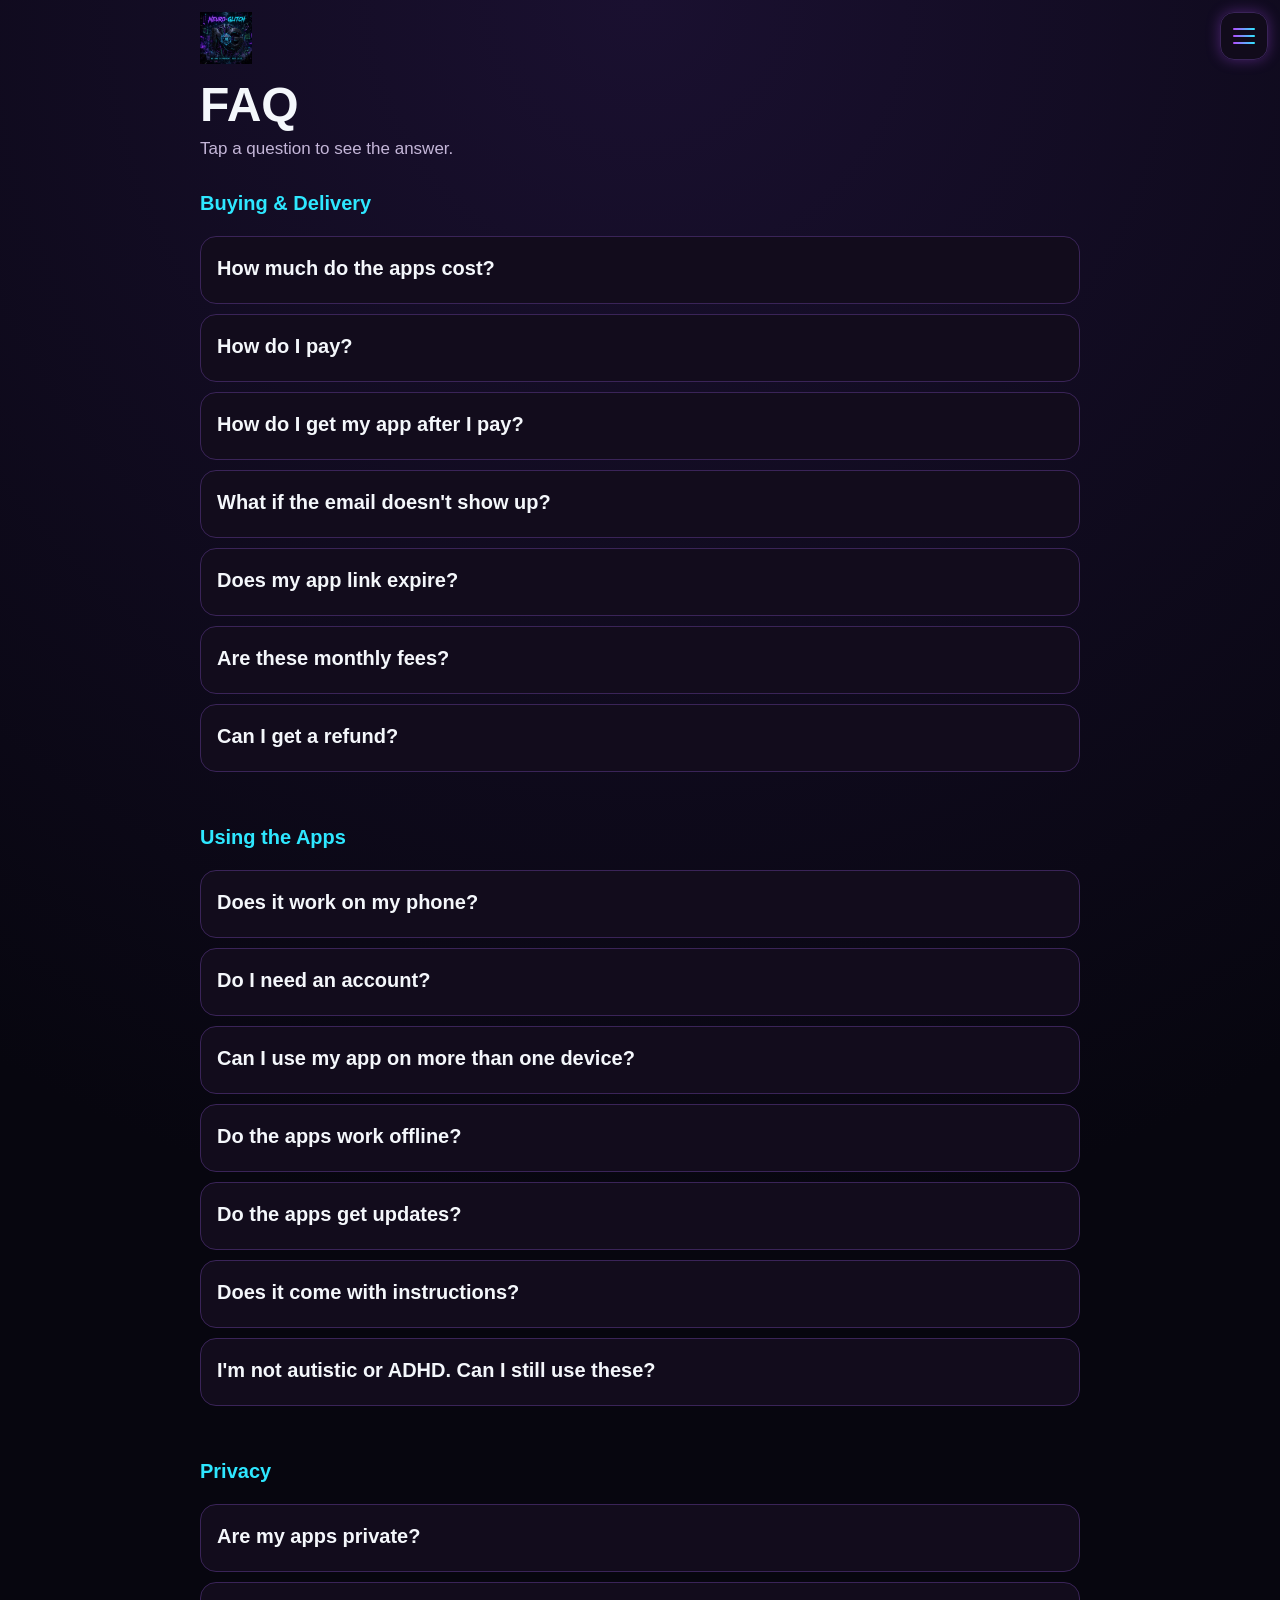
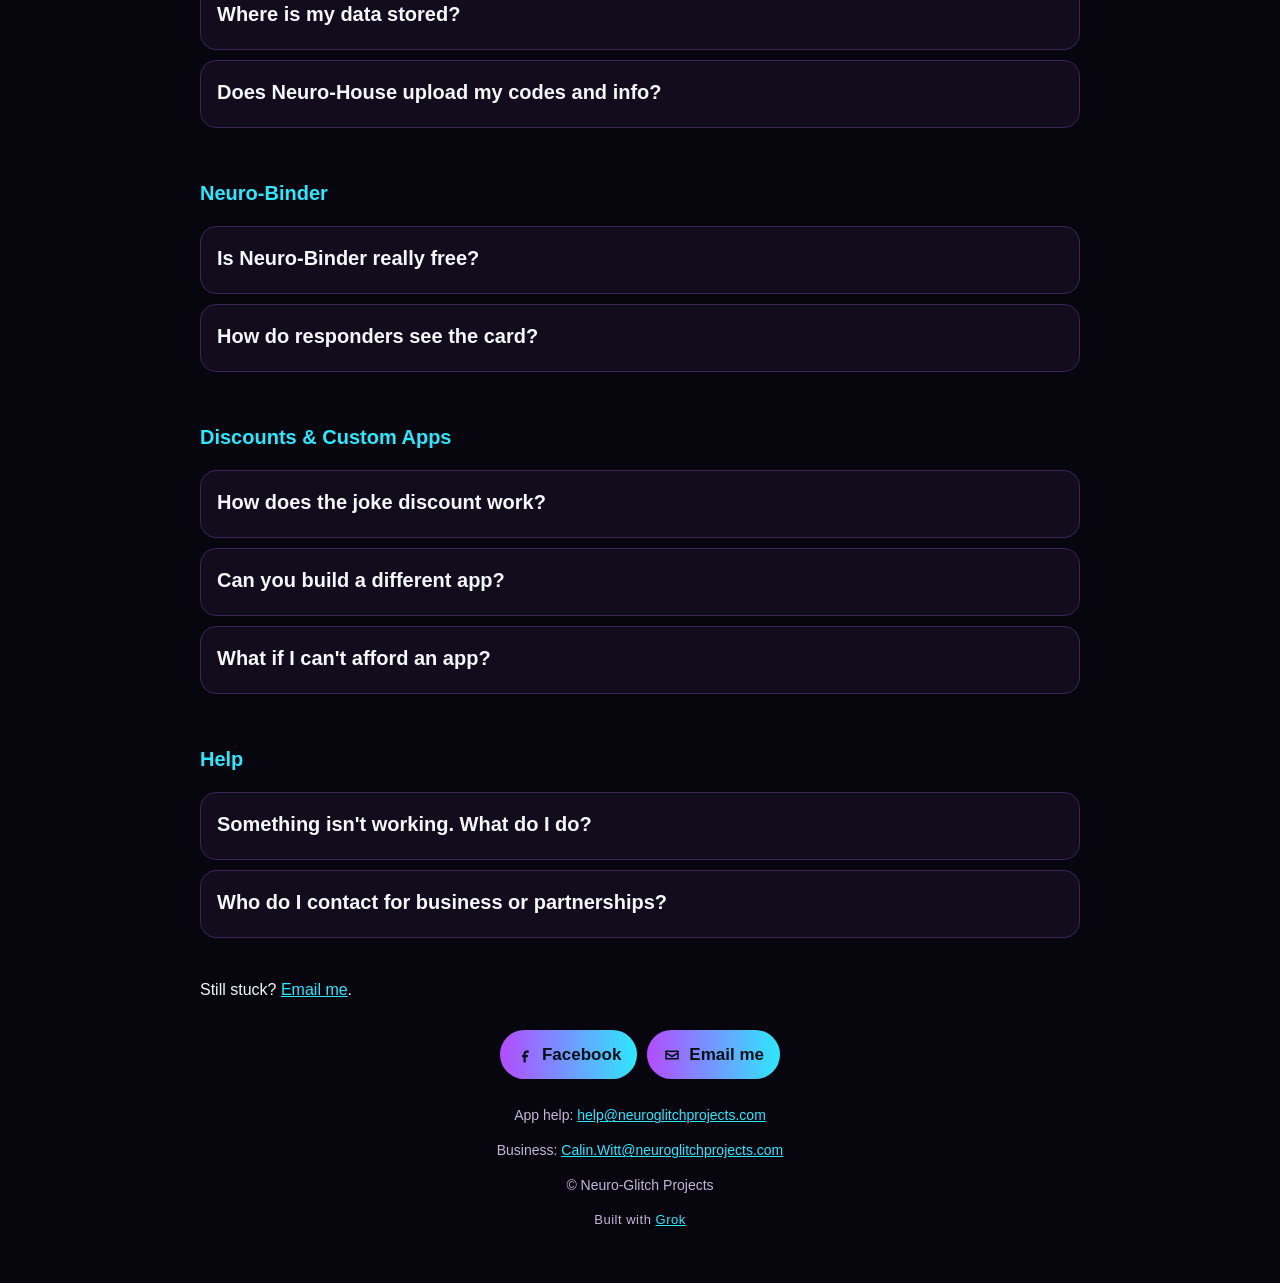
<file: faq.html>
<!DOCTYPE html>
<html lang="en">
<head>
  <meta charset="UTF-8">
  <meta name="viewport" content="width=device-width, initial-scale=1">
  <title>FAQ | Neuro-Glitch Projects</title>
  <meta name="description" content="Answers about buying, getting, and using Neuro-Glitch apps, Neuro-Binder, discounts, custom apps, and help.">
  <link rel="icon" href="/favicon.ico" sizes="any">
  <link rel="icon" type="image/png" href="/favicon-48.png" sizes="48x48">
  <link rel="icon" type="image/png" href="/favicon-192.png" sizes="192x192">
  <link rel="apple-touch-icon" href="/favicon-192.png">
  <meta property="og:type" content="website">
  <meta property="og:url" content="https://neuroglitchprojects.com/faq.html">
  <meta property="og:title" content="FAQ | Neuro-Glitch Projects">
  <meta property="og:description" content="Answers about buying, getting, and using Neuro-Glitch apps, Neuro-Binder, discounts, custom apps, and help.">
  <meta property="og:image" content="https://neuroglitchprojects.com/logo.jpg">
  <meta name="twitter:card" content="summary_large_image">
  <meta name="twitter:title" content="FAQ | Neuro-Glitch Projects">
  <meta name="twitter:description" content="Answers about buying, getting, and using Neuro-Glitch apps, Neuro-Binder, discounts, custom apps, and help.">
  <meta name="twitter:image" content="https://neuroglitchprojects.com/logo.jpg">
  <link rel="canonical" href="https://neuroglitchprojects.com/faq.html">
  <link rel="stylesheet" href="styles-v1.css">
</head>
<body>
  <header>
    <a class="brandlink" href="index.html" aria-label="Home"><img class="brand" src="logo.jpg?v=10" alt="Neuro-Glitch. We are different, not less."></a>
  </header>
  <button class="burger" id="burger" type="button" aria-label="Menu" aria-expanded="false" aria-controls="menu"><span></span><span></span><span></span></button>
  <nav class="menu" id="menu" aria-label="Site menu">
    <a href="index.html">Home</a>
    <a href="apps.html">Apps</a>
    <a href="origin-story.html">NG Origin Story</a>
    <a href="forms.html">Forms</a>
    <a href="faq.html" class="on" aria-current="page">FAQ</a>
    <a href="contact.html">Contact</a>
  </nav>
  <main>
    <div class="pagehead"><h1>FAQ</h1><p>Tap a question to see the answer.</p></div>
    <section id="faq">
    <h2 class="fgroup">Buying &amp; Delivery</h2>
    <div class="faq">
      <details name="site"><summary><h2>How much do the apps cost?</h2></summary><p>Each app is $4.99. The Neuro-Life bundle gets you all 7 apps for $14.99, a $20 savings vs. buying all 7 separately ($34.93). Neuro-Binder is free.</p></details>
      <details name="site"><summary><h2>How do I pay?</h2></summary><p>Checkout is by Stripe. Tap the "Get it" button on any app.</p></details>
      <details name="site"><summary><h2>How do I get my app after I pay?</h2></summary><p>Right after Stripe checkout, an email shows up with your guide PDF and your app link. Usually within a few minutes.</p></details>
      <details name="site"><summary><h2>What if the email doesn't show up?</h2></summary><p>Check spam and promotions first. Still nothing? Email me at help@neuroglitchprojects.com and I'll send it.</p></details>
      <details name="site"><summary><h2>Does my app link expire?</h2></summary><p>No. Your link doesn't expire.</p></details>
      <details name="site"><summary><h2>Are these monthly fees?</h2></summary><p>No. One-time purchase. No subscriptions sneaking up on you.</p></details>
      <details name="site"><summary><h2>Can I get a refund?</h2></summary><p>No refunds, because these are web apps and there's no way to return them once you have them. But if something isn't working, email me and I'll gladly fix it.</p></details>
    </div>
    <h2 class="fgroup">Using the Apps</h2>
    <div class="faq">
      <details name="site"><summary><h2>Does it work on my phone?</h2></summary><p>Yes. These are web apps. Open the link in your browser and tap “Add to Home Screen.” Works on phone, tablet, or computer.</p></details>
      <details name="site"><summary><h2>Do I need an account?</h2></summary><p>No. Checkout is by Stripe. No sign-up here.</p></details>
      <details name="site"><summary><h2>Can I use my app on more than one device?</h2></summary><p>Yes, on as many devices as you want. Sign in and use the same family code to keep them in sync.</p></details>
      <details name="site"><summary><h2>Do the apps work offline?</h2></summary><p>You need internet to open your app. Your info is saved on your phone, so it's all still there every time you come back.</p></details>
      <details name="site"><summary><h2>Do the apps get updates?</h2></summary><p>Yes. If I update an app (rare), you get it for free. Your link always opens the newest version.</p></details>
      <details name="site"><summary><h2>Does it come with instructions?</h2></summary><p>Yes. You get a guide PDF by email along with your app link.</p></details>
      <details name="site"><summary><h2>I'm not autistic or ADHD. Can I still use these?</h2></summary><p>Yes. They're built for neurodivergent brains, but they work for anyone who forgets stuff. So, everyone.</p></details>
    </div>
    <h2 class="fgroup">Privacy</h2>
    <div class="faq">
      <details name="site"><summary><h2>Are my apps private?</h2></summary><p>Yes. Every app keeps your info on your own device, and nothing gets sent to me. If you turn on a family code to sync with another phone, you sign in first and your shared info stays private, not public.</p></details>
      <details name="site"><summary><h2>Where is my data stored?</h2></summary><p>Right on your own device. Neuro-Glitch doesn't keep any of your data. The only time anything is saved online is if you use a family code to sync two phones, so the other phone can see it.</p></details>
      <details name="site"><summary><h2>Does Neuro-House upload my codes and info?</h2></summary><p>No. Your codes and info stay on your device. Nothing is uploaded unless you turn on a family code to sync with another phone.</p></details>
    </div>
    <h2 class="fgroup">Neuro-Binder</h2>
    <div class="faq">
      <details name="site"><summary><h2>Is Neuro-Binder really free?</h2></summary><p>Yes, free. Responders scan a QR code, no account needed. Editing the card needs a parent sign-in. It does not call 911.</p></details>
      <details name="site"><summary><h2>How do responders see the card?</h2></summary><p>They scan a QR code. No account needed.</p></details>
    </div>
    <h2 class="fgroup">Discounts &amp; Custom Apps</h2>
    <div class="faq">
      <details name="site"><summary><h2>How does the joke discount work?</h2></summary><p>Send a joke through the <a href="forms.html#joke">joke form</a>. You get 25% off one product. If it makes me laugh, you get 50% off. I reply by email with the discount. This does not apply to bundles.</p></details>
      <details name="site"><summary><h2>Can you build a different app?</h2></summary><p>Yes. Use the <a href="forms.html#custom">custom app form</a>. I reply by email with an estimate.</p></details>
      <details name="site"><summary><h2>What if I can't afford an app?</h2></summary><p>If you are really struggling and one of my apps could help, just let me know and we will work together to figure something out.</p></details>
    </div>
    <h2 class="fgroup">Help</h2>
    <div class="faq">
      <details name="site"><summary><h2>Something isn't working. What do I do?</h2></summary><p>Email me at <a href="mailto:help@neuroglitchprojects.com">help@neuroglitchprojects.com</a> and I'll gladly fix it.</p></details>
      <details name="site"><summary><h2>Who do I contact for business or partnerships?</h2></summary><p>Email <a href="mailto:Calin.Witt@neuroglitchprojects.com">Calin.Witt@neuroglitchprojects.com</a> for business, partnerships, and custom app projects.</p></details>
    </div>
    <p>Still stuck? <a href="mailto:help@neuroglitchprojects.com">Email me</a>.</p>
    </section>
  </main>
  <footer>
    <div class="links">
      <a href="https://www.facebook.com/share/1QCXShVWDk/?mibextid=wwXIfr"><svg viewBox="0 0 24 24" aria-hidden="true"><path fill="currentColor" d="M14 9h3V6h-3c-2.2 0-4 1.8-4 4v2H8v3h2v7h3v-7h2.6l.4-3H13v-2c0-.6.4-1 1-1z"/></svg>Facebook</a>
      <a href="mailto:help@neuroglitchprojects.com"><svg viewBox="0 0 24 24" aria-hidden="true"><path fill="currentColor" d="M3 6h18v12H3V6zm2 2v.5l7 4.2 7-4.2V8H5zm14 8V11l-7 4.2L5 11v5h14z"/></svg>Email me</a>
    </div>
    <p>App help: <a href="mailto:help@neuroglitchprojects.com">help@neuroglitchprojects.com</a></p>
    <p>Business: <a href="mailto:Calin.Witt@neuroglitchprojects.com">Calin.Witt@neuroglitchprojects.com</a></p>
    <p class="copy">© Neuro-Glitch Projects</p>
    <p class="credit">Built with <a href="https://grok.com">Grok</a></p>
  </footer>
  <script>
    function openHash(){ var s=document.querySelector(location.hash||"#none"); if(s&&s.tagName==="SECTION"){ var d=s.querySelector("details.formwrap"); if(d) d.open=true; } }
    window.addEventListener("hashchange", openHash); openHash();
  </script>
  <div class="lb" id="lb" role="dialog" aria-modal="true" aria-label="Screenshot"><img alt=""><button class="pv" type="button" aria-label="Previous">&#8249;</button><button class="nx" type="button" aria-label="Next">&#8250;</button><button class="x" type="button" aria-label="Close">&times;</button></div>
  <script>
    (function(){
      var lb=document.getElementById("lb"), im=lb.querySelector("img"), set=[], i=0, sx=null;
      function show(){ var a=set[i]; im.src=a.getAttribute("href"); im.alt=a.querySelector("img").alt; lb.querySelector(".pv").style.display=lb.querySelector(".nx").style.display=set.length>1?"":"none"; }
      function open(a){ set=[].slice.call(a.parentNode.querySelectorAll("a")); i=set.indexOf(a); show(); lb.classList.add("on"); document.body.classList.add("lb-open"); }
      function close(){ lb.classList.remove("on"); document.body.classList.remove("lb-open"); im.src=""; }
      function go(d){ i=(i+d+set.length)%set.length; show(); }
      document.querySelectorAll(".shots a").forEach(function(a){ a.addEventListener("click",function(e){ e.preventDefault(); open(a); }); });
      lb.addEventListener("click",function(e){ if(e.target.classList.contains("pv")) go(-1); else if(e.target.classList.contains("nx")) go(1); else if(e.target!==im) close(); });
      document.addEventListener("keydown",function(e){ if(!lb.classList.contains("on")) return; if(e.key==="Escape") close(); if(e.key==="ArrowLeft") go(-1); if(e.key==="ArrowRight") go(1); });
      lb.addEventListener("touchstart",function(e){ sx=e.touches[0].clientX; },{passive:true});
      lb.addEventListener("touchend",function(e){ if(sx===null) return; var dx=e.changedTouches[0].clientX-sx; sx=null; if(Math.abs(dx)>40) go(dx<0?1:-1); });
    })();
  </script>
  <script>
    (function(){
      var ds=[].slice.call(document.querySelectorAll("details"));
      ds.forEach(function(d){ d.addEventListener("toggle",function(){
        if(!d.open) return;
        ds.forEach(function(o){ if(o!==d && o.open) o.open=false; });
        requestAnimationFrame(function(){
          var card=d.closest(".card")||d, h=document.querySelector("header"), off=(h&&getComputedStyle(h).position==="sticky")?h.offsetHeight:0;
          var top=card.getBoundingClientRect().top;
          if(top<off) window.scrollTo({top:window.scrollY+top-off-8,behavior:"smooth"});
        });
      }); });
    })();
  </script>
  <script>
    (function(){
      var b=document.getElementById("burger"), m=document.getElementById("menu");
      function set(o){ m.classList.toggle("on",o); b.setAttribute("aria-expanded",o?"true":"false"); }
      b.addEventListener("click",function(e){ e.stopPropagation(); set(!m.classList.contains("on")); });
      document.addEventListener("click",function(e){ if(m.classList.contains("on") && !m.contains(e.target)) set(false); });
      document.addEventListener("keydown",function(e){ if(e.key==="Escape") set(false); });
      m.querySelectorAll("a").forEach(function(a){ a.addEventListener("click",function(){ set(false); }); });
    })();
  </script>
</body>
</html>
</file>
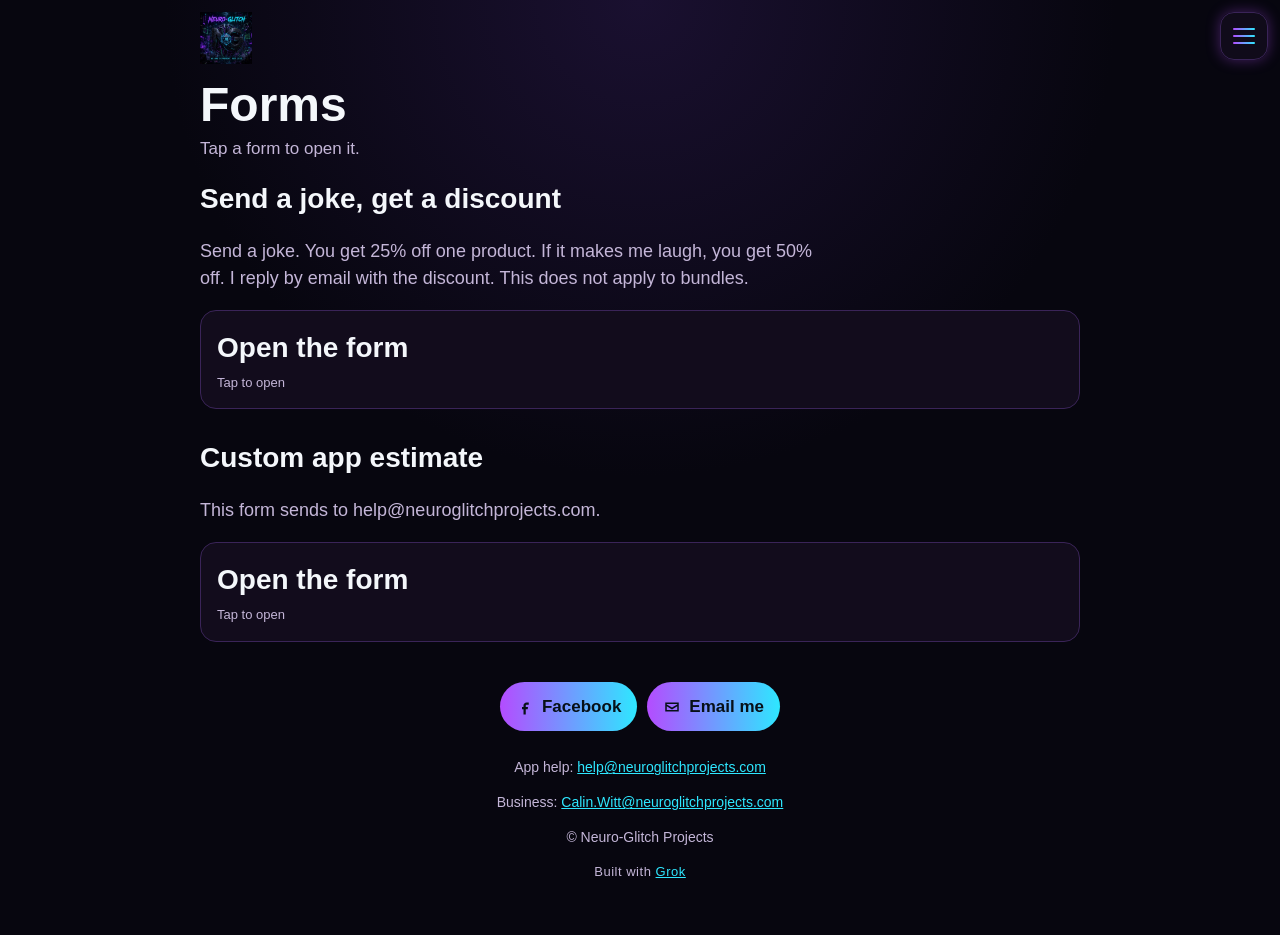
<file: forms.html>
<!DOCTYPE html>
<html lang="en">
<head>
  <meta charset="UTF-8">
  <meta name="viewport" content="width=device-width, initial-scale=1">
  <title>Forms | Neuro-Glitch Projects</title>
  <meta name="description" content="Send a joke for a discount or request a custom app estimate from Neuro-Glitch Projects.">
  <link rel="icon" href="/favicon.ico" sizes="any">
  <link rel="icon" type="image/png" href="/favicon-48.png" sizes="48x48">
  <link rel="icon" type="image/png" href="/favicon-192.png" sizes="192x192">
  <link rel="apple-touch-icon" href="/favicon-192.png">
  <meta property="og:type" content="website">
  <meta property="og:url" content="https://neuroglitchprojects.com/forms.html">
  <meta property="og:title" content="Forms | Neuro-Glitch Projects">
  <meta property="og:description" content="Send a joke for a discount or request a custom app estimate from Neuro-Glitch Projects.">
  <meta property="og:image" content="https://neuroglitchprojects.com/logo.jpg">
  <meta name="twitter:card" content="summary_large_image">
  <meta name="twitter:title" content="Forms | Neuro-Glitch Projects">
  <meta name="twitter:description" content="Send a joke for a discount or request a custom app estimate from Neuro-Glitch Projects.">
  <meta name="twitter:image" content="https://neuroglitchprojects.com/logo.jpg">
  <link rel="canonical" href="https://neuroglitchprojects.com/forms.html">
  <link rel="stylesheet" href="styles-v1.css">
</head>
<body>
  <header>
    <a class="brandlink" href="index.html" aria-label="Home"><img class="brand" src="logo.jpg?v=10" alt="Neuro-Glitch. We are different, not less."></a>
  </header>
  <button class="burger" id="burger" type="button" aria-label="Menu" aria-expanded="false" aria-controls="menu"><span></span><span></span><span></span></button>
  <nav class="menu" id="menu" aria-label="Site menu">
    <a href="index.html">Home</a>
    <a href="apps.html">Apps</a>
    <a href="origin-story.html">NG Origin Story</a>
    <a href="forms.html" class="on" aria-current="page">Forms</a>
    <a href="faq.html">FAQ</a>
    <a href="contact.html">Contact</a>
  </nav>
  <main>
    <div class="pagehead"><h1>Forms</h1><p>Tap a form to open it.</p></div>
    <div id="forms">
    <section class="custom" id="joke">
      <h2>Send a joke, get a discount</h2>
      <p class="note">Send a joke. You get 25% off one product. If it makes me laugh, you get 50% off. I reply by email with the discount. This does not apply to bundles.</p>
      <details class="formwrap" name="site"><summary><h2>Open the form</h2><p class="hint">Tap to open</p></summary>
      <form action="https://formsubmit.co/help@neuroglitchprojects.com" method="POST">
        <input type="hidden" name="_subject" value="Joke for a discount">
        <input type="hidden" name="_next" value="https://neuroglitchprojects.com/thanks.html">
        <input type="hidden" name="_template" value="table">
        <input type="text" name="_honey" style="display:none">
        <label for="jname">Name</label>
        <input id="jname" name="name" required>
        <label for="jemail">Your email</label>
        <input id="jemail" name="email" type="email" required>
        <label for="product">Which product?</label>
        <input id="product" name="product" required>
        <label for="joke">Your joke</label>
        <textarea id="joke" name="joke" required></textarea>
        <p><button class="send" type="submit">Send joke</button></p>
      </form>
      </details>
    </section>
    <section class="custom" id="custom">
      <h2>Custom app estimate</h2>
      <p class="note">This form sends to help@neuroglitchprojects.com.</p>
      <details class="formwrap" name="site"><summary><h2>Open the form</h2><p class="hint">Tap to open</p></summary>
      <form action="https://formsubmit.co/help@neuroglitchprojects.com" method="POST">
        <input type="hidden" name="_subject" value="Custom app estimate request">
        <input type="hidden" name="_next" value="https://neuroglitchprojects.com/thanks.html">
        <input type="hidden" name="_template" value="table">
        <input type="text" name="_honey" style="display:none">
        <label for="name">Name</label>
        <input id="name" name="name" required>
        <label for="email">Your email</label>
        <input id="email" name="email" type="email" required>
        <label for="app">What should the app do?</label>
        <textarea id="app" name="app" required></textarea>
        <label for="who">Who will use it?</label>
        <input id="who" name="who">
        <label for="must">Must-have features</label>
        <textarea id="must" name="must"></textarea>
        <label for="budget">Budget, if you have one</label>
        <input id="budget" name="budget">
        <label for="when">When do you need it?</label>
        <input id="when" name="when">
        <p><button class="send" type="submit">Send estimate request</button></p>
      </form>
      </details>
    </section>
    </div>
  </main>
  <footer>
    <div class="links">
      <a href="https://www.facebook.com/share/1QCXShVWDk/?mibextid=wwXIfr"><svg viewBox="0 0 24 24" aria-hidden="true"><path fill="currentColor" d="M14 9h3V6h-3c-2.2 0-4 1.8-4 4v2H8v3h2v7h3v-7h2.6l.4-3H13v-2c0-.6.4-1 1-1z"/></svg>Facebook</a>
      <a href="mailto:help@neuroglitchprojects.com"><svg viewBox="0 0 24 24" aria-hidden="true"><path fill="currentColor" d="M3 6h18v12H3V6zm2 2v.5l7 4.2 7-4.2V8H5zm14 8V11l-7 4.2L5 11v5h14z"/></svg>Email me</a>
    </div>
    <p>App help: <a href="mailto:help@neuroglitchprojects.com">help@neuroglitchprojects.com</a></p>
    <p>Business: <a href="mailto:Calin.Witt@neuroglitchprojects.com">Calin.Witt@neuroglitchprojects.com</a></p>
    <p class="copy">© Neuro-Glitch Projects</p>
    <p class="credit">Built with <a href="https://grok.com">Grok</a></p>
  </footer>
  <script>
    function openHash(){ var s=document.querySelector(location.hash||"#none"); if(s&&s.tagName==="SECTION"){ var d=s.querySelector("details.formwrap"); if(d) d.open=true; } }
    window.addEventListener("hashchange", openHash); openHash();
  </script>
  <div class="lb" id="lb" role="dialog" aria-modal="true" aria-label="Screenshot"><img alt=""><button class="pv" type="button" aria-label="Previous">&#8249;</button><button class="nx" type="button" aria-label="Next">&#8250;</button><button class="x" type="button" aria-label="Close">&times;</button></div>
  <script>
    (function(){
      var lb=document.getElementById("lb"), im=lb.querySelector("img"), set=[], i=0, sx=null;
      function show(){ var a=set[i]; im.src=a.getAttribute("href"); im.alt=a.querySelector("img").alt; lb.querySelector(".pv").style.display=lb.querySelector(".nx").style.display=set.length>1?"":"none"; }
      function open(a){ set=[].slice.call(a.parentNode.querySelectorAll("a")); i=set.indexOf(a); show(); lb.classList.add("on"); document.body.classList.add("lb-open"); }
      function close(){ lb.classList.remove("on"); document.body.classList.remove("lb-open"); im.src=""; }
      function go(d){ i=(i+d+set.length)%set.length; show(); }
      document.querySelectorAll(".shots a").forEach(function(a){ a.addEventListener("click",function(e){ e.preventDefault(); open(a); }); });
      lb.addEventListener("click",function(e){ if(e.target.classList.contains("pv")) go(-1); else if(e.target.classList.contains("nx")) go(1); else if(e.target!==im) close(); });
      document.addEventListener("keydown",function(e){ if(!lb.classList.contains("on")) return; if(e.key==="Escape") close(); if(e.key==="ArrowLeft") go(-1); if(e.key==="ArrowRight") go(1); });
      lb.addEventListener("touchstart",function(e){ sx=e.touches[0].clientX; },{passive:true});
      lb.addEventListener("touchend",function(e){ if(sx===null) return; var dx=e.changedTouches[0].clientX-sx; sx=null; if(Math.abs(dx)>40) go(dx<0?1:-1); });
    })();
  </script>
  <script>
    (function(){
      var ds=[].slice.call(document.querySelectorAll("details"));
      ds.forEach(function(d){ d.addEventListener("toggle",function(){
        if(!d.open) return;
        ds.forEach(function(o){ if(o!==d && o.open) o.open=false; });
        requestAnimationFrame(function(){
          var card=d.closest(".card")||d, h=document.querySelector("header"), off=(h&&getComputedStyle(h).position==="sticky")?h.offsetHeight:0;
          var top=card.getBoundingClientRect().top;
          if(top<off) window.scrollTo({top:window.scrollY+top-off-8,behavior:"smooth"});
        });
      }); });
    })();
  </script>
  <script>
    (function(){
      var b=document.getElementById("burger"), m=document.getElementById("menu");
      function set(o){ m.classList.toggle("on",o); b.setAttribute("aria-expanded",o?"true":"false"); }
      b.addEventListener("click",function(e){ e.stopPropagation(); set(!m.classList.contains("on")); });
      document.addEventListener("click",function(e){ if(m.classList.contains("on") && !m.contains(e.target)) set(false); });
      document.addEventListener("keydown",function(e){ if(e.key==="Escape") set(false); });
      m.querySelectorAll("a").forEach(function(a){ a.addEventListener("click",function(){ set(false); }); });
    })();
  </script>
</body>
</html>
</file>
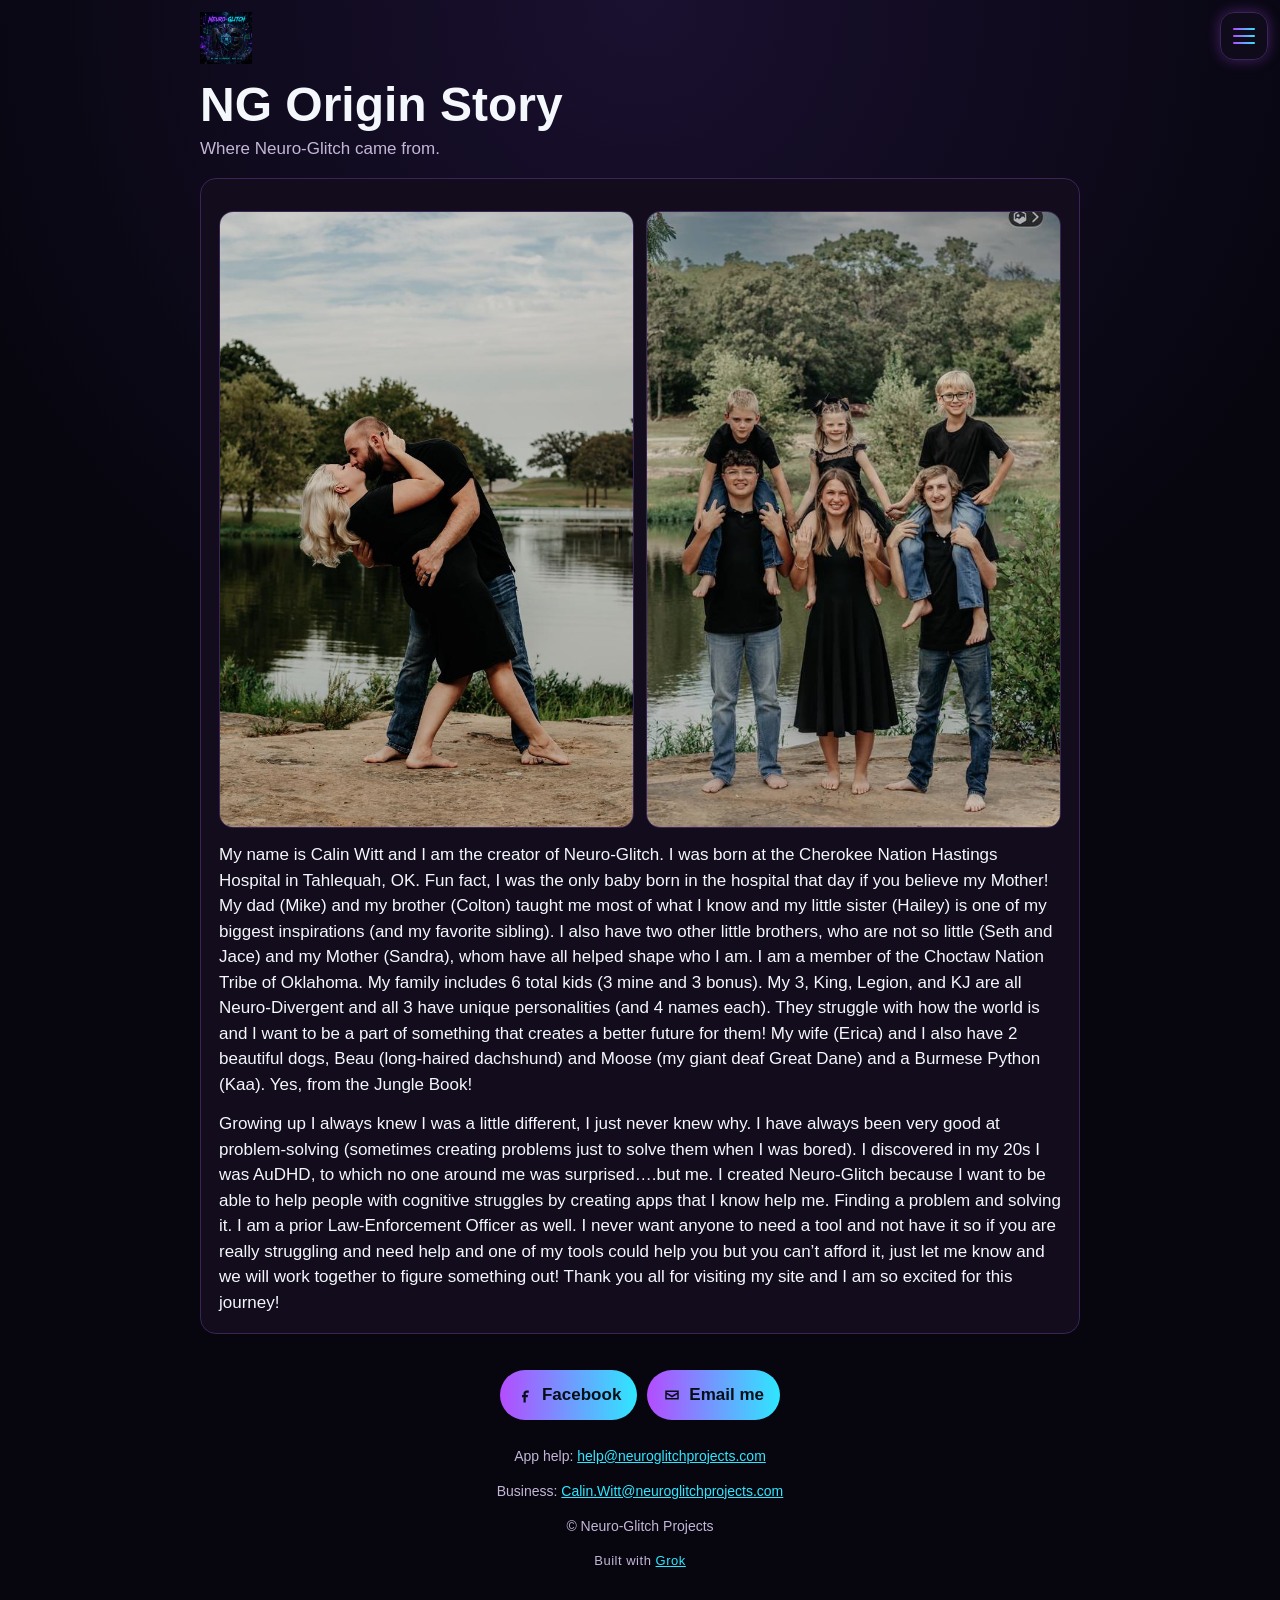
<file: origin-story.html>
<!DOCTYPE html>
<html lang="en">
<head>
  <meta charset="UTF-8">
  <meta name="viewport" content="width=device-width, initial-scale=1">
  <title>NG Origin Story | Neuro-Glitch Projects</title>
  <meta name="description" content="How Calin Witt, an AuDHD dad, former cop, and Dockmaster, started Neuro-Glitch Projects and why he builds apps for neurodivergent families.">
  <link rel="icon" href="/favicon.ico" sizes="any">
  <link rel="icon" type="image/png" href="/favicon-48.png" sizes="48x48">
  <link rel="icon" type="image/png" href="/favicon-192.png" sizes="192x192">
  <link rel="apple-touch-icon" href="/favicon-192.png">
  <meta property="og:type" content="website">
  <meta property="og:url" content="https://neuroglitchprojects.com/origin-story.html">
  <meta property="og:title" content="NG Origin Story | Neuro-Glitch Projects">
  <meta property="og:description" content="How Calin Witt, an AuDHD dad, former cop, and Dockmaster, started Neuro-Glitch Projects and why he builds apps for neurodivergent families.">
  <meta property="og:image" content="https://neuroglitchprojects.com/logo.jpg">
  <meta name="twitter:card" content="summary_large_image">
  <meta name="twitter:title" content="NG Origin Story | Neuro-Glitch Projects">
  <meta name="twitter:description" content="How Calin Witt, an AuDHD dad, former cop, and Dockmaster, started Neuro-Glitch Projects and why he builds apps for neurodivergent families.">
  <meta name="twitter:image" content="https://neuroglitchprojects.com/logo.jpg">
  <link rel="canonical" href="https://neuroglitchprojects.com/origin-story.html">
  <link rel="stylesheet" href="styles-v1.css">
</head>
<body>
  <header>
    <a class="brandlink" href="index.html" aria-label="Home"><img class="brand" src="logo.jpg?v=10" alt="Neuro-Glitch. We are different, not less."></a>
  </header>
  <button class="burger" id="burger" type="button" aria-label="Menu" aria-expanded="false" aria-controls="menu"><span></span><span></span><span></span></button>
  <nav class="menu" id="menu" aria-label="Site menu">
    <a href="index.html">Home</a>
    <a href="apps.html">Apps</a>
    <a href="origin-story.html" class="on" aria-current="page">NG Origin Story</a>
    <a href="forms.html">Forms</a>
    <a href="faq.html">FAQ</a>
    <a href="contact.html">Contact</a>
  </nav>
  <main>
    <div class="pagehead"><h1>NG Origin Story</h1><p>Where Neuro-Glitch came from.</p></div>
        <section class="story" id="origin">
        <div class="family"><img loading="lazy" src="img/family-couple.svg" alt="Calin and his partner by a lake"><img loading="lazy" src="img/family-kids.svg" alt="Calin&#39;s family by a lake"></div>
        <p>My name is Calin Witt and I am the creator of Neuro-Glitch. I was born at the Cherokee Nation Hastings Hospital in Tahlequah, OK. Fun fact, I was the only baby born in the hospital that day if you believe my Mother! My dad (Mike) and my brother (Colton) taught me most of what I know and my little sister (Hailey) is one of my biggest inspirations (and my favorite sibling). I also have two other little brothers, who are not so little (Seth and Jace) and my Mother (Sandra), whom have all helped shape who I am. I am a member of the Choctaw Nation Tribe of Oklahoma. My family includes 6 total kids (3 mine and 3 bonus). My 3, King, Legion, and KJ are all Neuro-Divergent and all 3 have unique personalities (and 4 names each). They struggle with how the world is and I want to be a part of something that creates a better future for them! My wife (Erica) and I also have 2 beautiful dogs, Beau (long-haired dachshund) and Moose (my giant deaf Great Dane) and a Burmese Python (Kaa). Yes, from the Jungle Book!</p>
        <p>Growing up I always knew I was a little different, I just never knew why. I have always been very good at problem-solving (sometimes creating problems just to solve them when I was bored). I discovered in my 20s I was AuDHD, to which no one around me was surprised….but me. I created Neuro-Glitch because I want to be able to help people with cognitive struggles by creating apps that I know help me. Finding a problem and solving it. I am a prior Law-Enforcement Officer as well. I never want anyone to need a tool and not have it so if you are really struggling and need help and one of my tools could help you but you can’t afford it, just let me know and we will work together to figure something out! Thank you all for visiting my site and I am so excited for this journey!</p>
      
    </section>
  </main>
  <footer>
    <div class="links">
      <a href="https://www.facebook.com/share/1QCXShVWDk/?mibextid=wwXIfr"><svg viewBox="0 0 24 24" aria-hidden="true"><path fill="currentColor" d="M14 9h3V6h-3c-2.2 0-4 1.8-4 4v2H8v3h2v7h3v-7h2.6l.4-3H13v-2c0-.6.4-1 1-1z"/></svg>Facebook</a>
      <a href="mailto:help@neuroglitchprojects.com"><svg viewBox="0 0 24 24" aria-hidden="true"><path fill="currentColor" d="M3 6h18v12H3V6zm2 2v.5l7 4.2 7-4.2V8H5zm14 8V11l-7 4.2L5 11v5h14z"/></svg>Email me</a>
    </div>
    <p>App help: <a href="mailto:help@neuroglitchprojects.com">help@neuroglitchprojects.com</a></p>
    <p>Business: <a href="mailto:Calin.Witt@neuroglitchprojects.com">Calin.Witt@neuroglitchprojects.com</a></p>
    <p class="copy">© Neuro-Glitch Projects</p>
    <p class="credit">Built with <a href="https://grok.com">Grok</a></p>
  </footer>
  <script>
    function openHash(){ var s=document.querySelector(location.hash||"#none"); if(s&&s.tagName==="SECTION"){ var d=s.querySelector("details.formwrap"); if(d) d.open=true; } }
    window.addEventListener("hashchange", openHash); openHash();
  </script>
  <div class="lb" id="lb" role="dialog" aria-modal="true" aria-label="Screenshot"><img alt=""><button class="pv" type="button" aria-label="Previous">&#8249;</button><button class="nx" type="button" aria-label="Next">&#8250;</button><button class="x" type="button" aria-label="Close">&times;</button></div>
  <script>
    (function(){
      var lb=document.getElementById("lb"), im=lb.querySelector("img"), set=[], i=0, sx=null;
      function show(){ var a=set[i]; im.src=a.getAttribute("href"); im.alt=a.querySelector("img").alt; lb.querySelector(".pv").style.display=lb.querySelector(".nx").style.display=set.length>1?"":"none"; }
      function open(a){ set=[].slice.call(a.parentNode.querySelectorAll("a")); i=set.indexOf(a); show(); lb.classList.add("on"); document.body.classList.add("lb-open"); }
      function close(){ lb.classList.remove("on"); document.body.classList.remove("lb-open"); im.src=""; }
      function go(d){ i=(i+d+set.length)%set.length; show(); }
      document.querySelectorAll(".shots a").forEach(function(a){ a.addEventListener("click",function(e){ e.preventDefault(); open(a); }); });
      lb.addEventListener("click",function(e){ if(e.target.classList.contains("pv")) go(-1); else if(e.target.classList.contains("nx")) go(1); else if(e.target!==im) close(); });
      document.addEventListener("keydown",function(e){ if(!lb.classList.contains("on")) return; if(e.key==="Escape") close(); if(e.key==="ArrowLeft") go(-1); if(e.key==="ArrowRight") go(1); });
      lb.addEventListener("touchstart",function(e){ sx=e.touches[0].clientX; },{passive:true});
      lb.addEventListener("touchend",function(e){ if(sx===null) return; var dx=e.changedTouches[0].clientX-sx; sx=null; if(Math.abs(dx)>40) go(dx<0?1:-1); });
    })();
  </script>
  <script>
    (function(){
      var ds=[].slice.call(document.querySelectorAll("details"));
      ds.forEach(function(d){ d.addEventListener("toggle",function(){
        if(!d.open) return;
        ds.forEach(function(o){ if(o!==d && o.open) o.open=false; });
        requestAnimationFrame(function(){
          var card=d.closest(".card")||d, h=document.querySelector("header"), off=(h&&getComputedStyle(h).position==="sticky")?h.offsetHeight:0;
          var top=card.getBoundingClientRect().top;
          if(top<off) window.scrollTo({top:window.scrollY+top-off-8,behavior:"smooth"});
        });
      }); });
    })();
  </script>
  <script>
    (function(){
      var b=document.getElementById("burger"), m=document.getElementById("menu");
      function set(o){ m.classList.toggle("on",o); b.setAttribute("aria-expanded",o?"true":"false"); }
      b.addEventListener("click",function(e){ e.stopPropagation(); set(!m.classList.contains("on")); });
      document.addEventListener("click",function(e){ if(m.classList.contains("on") && !m.contains(e.target)) set(false); });
      document.addEventListener("keydown",function(e){ if(e.key==="Escape") set(false); });
      m.querySelectorAll("a").forEach(function(a){ a.addEventListener("click",function(){ set(false); }); });
    })();
  </script>
</body>
</html>
</file>
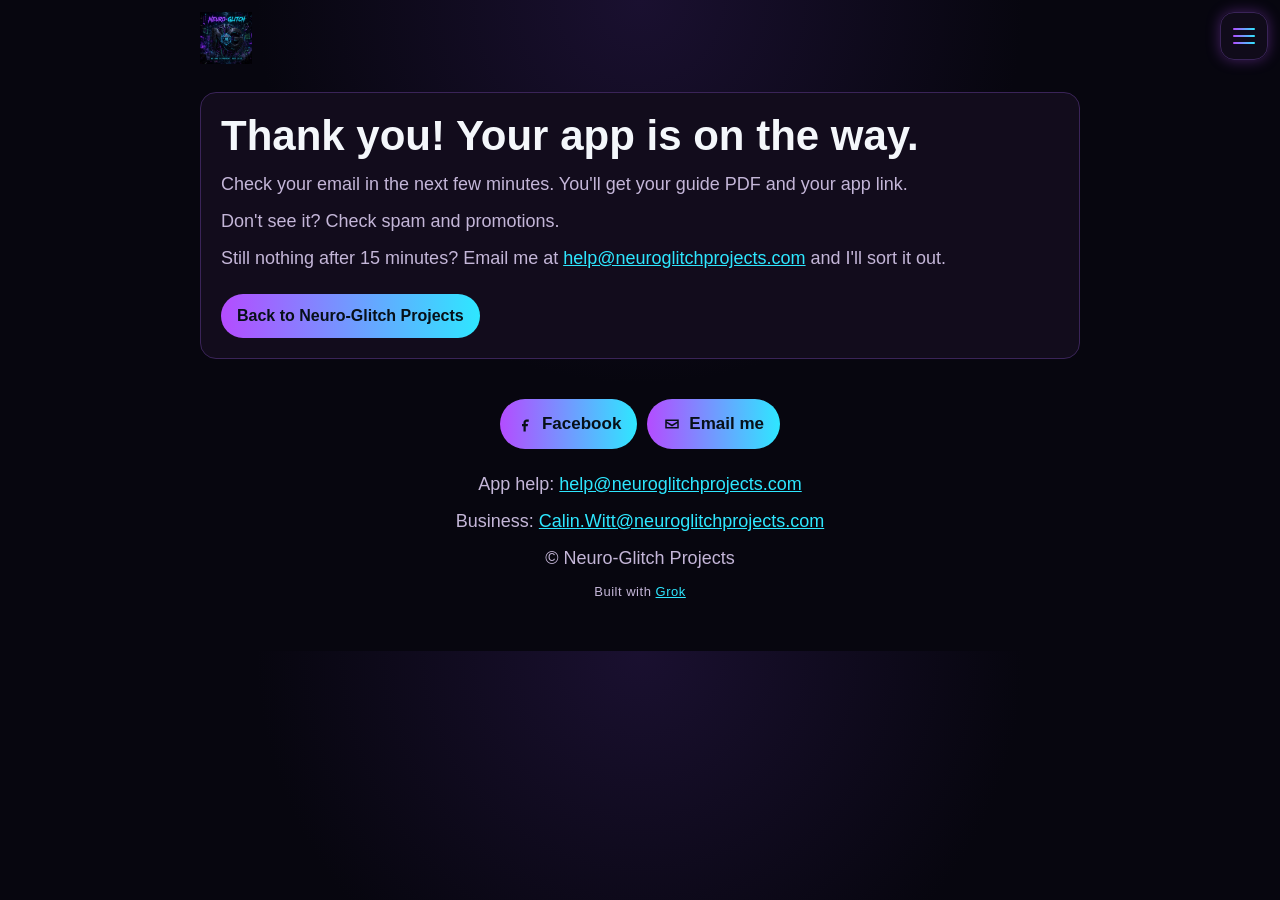
<file: purchase-thanks.html>
<!DOCTYPE html>
<html lang="en">
<head>
  <meta charset="UTF-8">
  <meta name="viewport" content="width=device-width, initial-scale=1">
  <meta name="robots" content="noindex">
  <title>Thank you | Neuro-Glitch Projects</title>
  <meta property="og:title" content="Neuro-Glitch Projects">
  <meta property="og:image" content="https://neuroglitchprojects.com/logo.jpg">
  <meta name="twitter:card" content="summary_large_image">
  <link rel="icon" href="/favicon.ico" sizes="any">
  <link rel="stylesheet" href="styles-v1.css">
  <style>
    :root { --bg:#07060f; --card:#120c1c; --line:#3a2458; --text:#F4F7FB; --muted:#c4b6d8; --cyan:#2ee7ff; --purple:#b44cff; }
    * { box-sizing:border-box; }
    body { margin:0; font-family:-apple-system,BlinkMacSystemFont,"Segoe UI",sans-serif; background:radial-gradient(circle at top, #1a1030 0%, var(--bg) 42%); color:var(--text); line-height:1.5; }
    header, main { width:min(880px, calc(100% - 32px)); margin:0 auto; }
    header { padding:12px 0 0; display:flex; align-items:center; }
    .brand { height:52px; width:auto; display:block; }
    .card { background:var(--card); border:1px solid var(--line); border-radius:16px; padding:20px; margin:28px 0; }
    h1 { font-size:clamp(28px, 6vw, 42px); line-height:1.1; margin:0 0 12px; }
    p { color:var(--muted); font-size:18px; margin:10px 0; }
    a { color:var(--cyan); }
    .buy { display:inline-block; margin-top:12px; background:linear-gradient(90deg, var(--purple), var(--cyan)); color:#071018; text-decoration:none; font-weight:700; border-radius:999px; padding:10px 16px; }
  </style>
</head>
<body>
  <header>
    <a class="brandlink" href="index.html" aria-label="Home"><img class="brand" src="logo.jpg?v=10" alt="Neuro-Glitch. We are different, not less."></a>
  </header>
  <button class="burger" id="burger" type="button" aria-label="Menu" aria-expanded="false" aria-controls="menu"><span></span><span></span><span></span></button>
  <nav class="menu" id="menu" aria-label="Site menu">
    <a href="index.html">Home</a>
    <a href="apps.html">Apps</a>
    <a href="origin-story.html">NG Origin Story</a>
    <a href="forms.html">Forms</a>
    <a href="faq.html">FAQ</a>
    <a href="contact.html">Contact</a>
  </nav>
  <main>
    <div class="card">
      <h1>Thank you! Your app is on the way.</h1>
      <p>Check your email in the next few minutes. You'll get your guide PDF and your app link.</p>
      <p>Don't see it? Check spam and promotions.</p>
      <p>Still nothing after 15 minutes? Email me at <a href="mailto:help@neuroglitchprojects.com">help@neuroglitchprojects.com</a> and I'll sort it out.</p>
      <a class="buy" href="index.html">Back to Neuro-Glitch Projects</a>
    </div>
  </main>
  <footer>
    <div class="links">
      <a href="https://www.facebook.com/share/1QCXShVWDk/?mibextid=wwXIfr"><svg viewBox="0 0 24 24" aria-hidden="true"><path fill="currentColor" d="M14 9h3V6h-3c-2.2 0-4 1.8-4 4v2H8v3h2v7h3v-7h2.6l.4-3H13v-2c0-.6.4-1 1-1z"/></svg>Facebook</a>
      <a href="mailto:help@neuroglitchprojects.com"><svg viewBox="0 0 24 24" aria-hidden="true"><path fill="currentColor" d="M3 6h18v12H3V6zm2 2v.5l7 4.2 7-4.2V8H5zm14 8V11l-7 4.2L5 11v5h14z"/></svg>Email me</a>
    </div>
    <p>App help: <a href="mailto:help@neuroglitchprojects.com">help@neuroglitchprojects.com</a></p>
    <p>Business: <a href="mailto:Calin.Witt@neuroglitchprojects.com">Calin.Witt@neuroglitchprojects.com</a></p>
    <p class="copy">© Neuro-Glitch Projects</p>
    <p class="credit">Built with <a href="https://grok.com">Grok</a></p>
  </footer>
  <script>
    (function(){
      var b=document.getElementById("burger"), m=document.getElementById("menu");
      function set(o){ m.classList.toggle("on",o); b.setAttribute("aria-expanded",o?"true":"false"); }
      b.addEventListener("click",function(e){ e.stopPropagation(); set(!m.classList.contains("on")); });
      document.addEventListener("click",function(e){ if(m.classList.contains("on") && !m.contains(e.target)) set(false); });
      document.addEventListener("keydown",function(e){ if(e.key==="Escape") set(false); });
      m.querySelectorAll("a").forEach(function(a){ a.addEventListener("click",function(){ set(false); }); });
    })();
  </script>
</body>
</html>
</file>
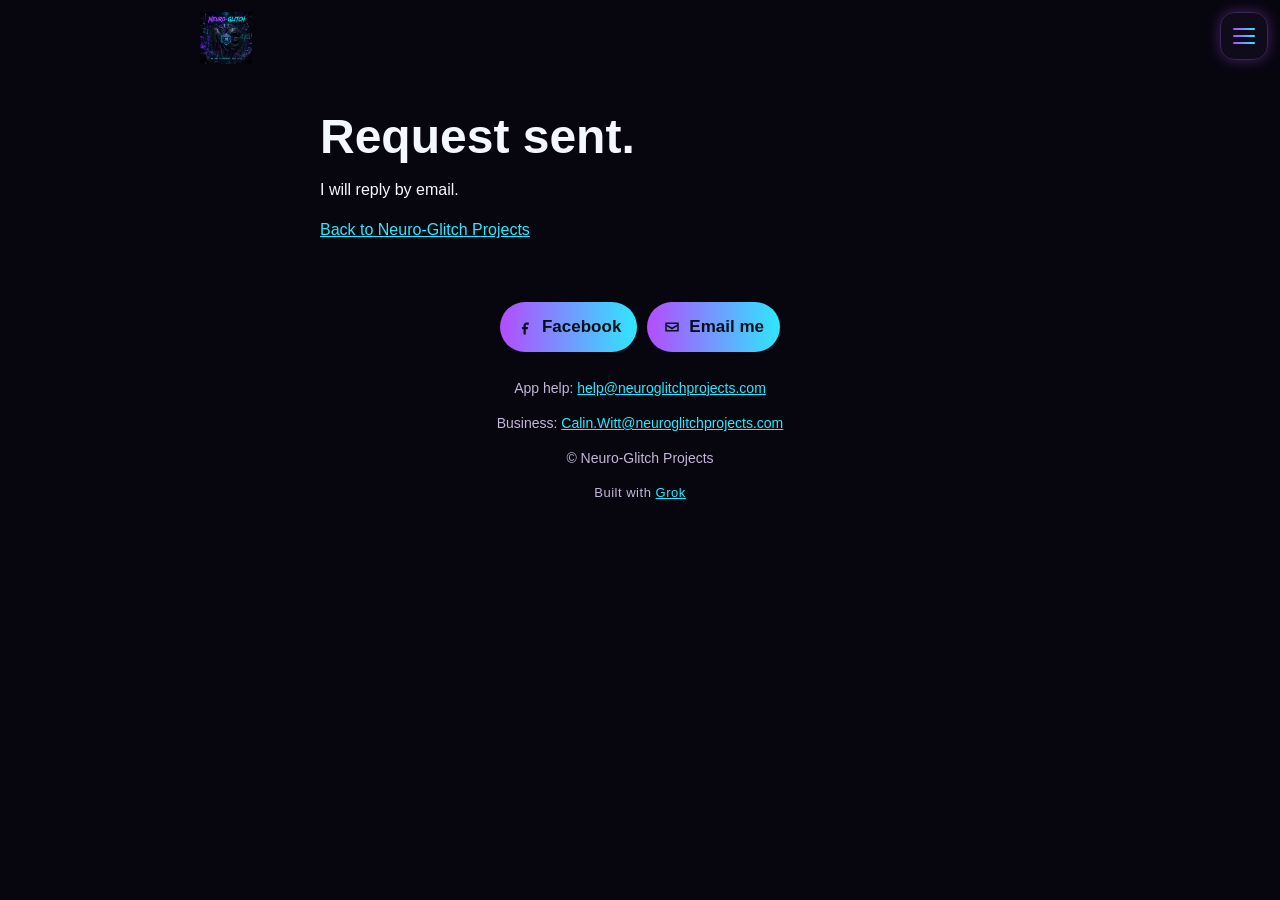
<file: thanks.html>
<!DOCTYPE html>
<html lang="en">
<head>
  <meta charset="UTF-8">
  <meta name="viewport" content="width=device-width, initial-scale=1">
  <title>Request sent | Neuro-Glitch Projects</title>
  <link rel="stylesheet" href="styles-v1.css">
  <style>
    body { margin:0; font-family:-apple-system,BlinkMacSystemFont,"Segoe UI",sans-serif; background:#07060f; color:#F4F7FB; }
    main { width:min(640px, calc(100% - 32px)); margin:48px auto; }
    a { color:#2ee7ff; }
  </style>
</head>
<body>
  <header>
    <a class="brandlink" href="index.html" aria-label="Home"><img class="brand" src="logo.jpg?v=10" alt="Neuro-Glitch. We are different, not less."></a>
  </header>
  <button class="burger" id="burger" type="button" aria-label="Menu" aria-expanded="false" aria-controls="menu"><span></span><span></span><span></span></button>
  <nav class="menu" id="menu" aria-label="Site menu">
    <a href="index.html">Home</a>
    <a href="apps.html">Apps</a>
    <a href="origin-story.html">NG Origin Story</a>
    <a href="forms.html">Forms</a>
    <a href="faq.html">FAQ</a>
    <a href="contact.html">Contact</a>
  </nav>
  <main>
    <h1>Request sent.</h1>
    <p>I will reply by email.</p>
    <p><a href="index.html">Back to Neuro-Glitch Projects</a></p>
  </main>
  <footer>
    <div class="links">
      <a href="https://www.facebook.com/share/1QCXShVWDk/?mibextid=wwXIfr"><svg viewBox="0 0 24 24" aria-hidden="true"><path fill="currentColor" d="M14 9h3V6h-3c-2.2 0-4 1.8-4 4v2H8v3h2v7h3v-7h2.6l.4-3H13v-2c0-.6.4-1 1-1z"/></svg>Facebook</a>
      <a href="mailto:help@neuroglitchprojects.com"><svg viewBox="0 0 24 24" aria-hidden="true"><path fill="currentColor" d="M3 6h18v12H3V6zm2 2v.5l7 4.2 7-4.2V8H5zm14 8V11l-7 4.2L5 11v5h14z"/></svg>Email me</a>
    </div>
    <p>App help: <a href="mailto:help@neuroglitchprojects.com">help@neuroglitchprojects.com</a></p>
    <p>Business: <a href="mailto:Calin.Witt@neuroglitchprojects.com">Calin.Witt@neuroglitchprojects.com</a></p>
    <p class="copy">© Neuro-Glitch Projects</p>
    <p class="credit">Built with <a href="https://grok.com">Grok</a></p>
  </footer>
  <script>
    (function(){
      var b=document.getElementById("burger"), m=document.getElementById("menu");
      function set(o){ m.classList.toggle("on",o); b.setAttribute("aria-expanded",o?"true":"false"); }
      b.addEventListener("click",function(e){ e.stopPropagation(); set(!m.classList.contains("on")); });
      document.addEventListener("click",function(e){ if(m.classList.contains("on") && !m.contains(e.target)) set(false); });
      document.addEventListener("keydown",function(e){ if(e.key==="Escape") set(false); });
      m.querySelectorAll("a").forEach(function(a){ a.addEventListener("click",function(){ set(false); }); });
    })();
  </script>
</body>
</html>
</file>
<file: styles-v1.css>
:root { --bg:#07060f; --card:#120c1c; --line:#3a2458; --text:#F4F7FB; --muted:#c4b6d8; --cyan:#2ee7ff; --purple:#b44cff; }
* { box-sizing: border-box; }
body { margin:0; font-family:-apple-system,BlinkMacSystemFont,"Segoe UI",sans-serif; background:radial-gradient(circle at top, #1a1030 0%, var(--bg) 42%); color:var(--text); line-height:1.5; }
header, main, footer { width:min(880px, calc(100% - 32px)); margin:0 auto; }
header { padding:12px 0 0; display:flex; align-items:center; gap:12px; flex-wrap:wrap; }
.brand { height:52px; width:auto; display:block; margin:0; flex:none; }
header nav { justify-content:flex-start; flex:1 1 240px; padding:4px 0; gap:4px 10px; }
nav, .links { display:flex; justify-content:center; gap:10px; padding:12px 0; flex-wrap:wrap; }
nav a { color:var(--cyan); text-decoration:none; font-size:16px; padding:8px 4px; }
.links a { display:inline-flex; align-items:center; gap:8px; color:#071018; background:linear-gradient(90deg, var(--purple), var(--cyan)); text-decoration:none; font-size:17px; font-weight:700; border-radius:999px; padding:12px 16px; }
.links svg { width:18px; height:18px; flex:none; }
h1 { font-size:clamp(30px, 7vw, 48px); line-height:1.05; margin:18px 0 12px; }
h2 { margin:0 0 4px; font-size:20px; }
.price { color:var(--cyan); font-weight:700; }
.lede, .note { color:var(--muted); font-size:18px; max-width:40rem; }
.steps { display:flex; gap:8px; flex-wrap:wrap; padding:0 0 16px; color:var(--muted); font-size:13px; }
.steps span { background:#140c22; border:1px solid var(--line); border-radius:999px; padding:6px 10px; }
.about { background:var(--card); border:1px solid var(--line); border-radius:16px; padding:18px; margin:8px 0 24px; }
.about h2 { font-size:28px; }
.about p { margin:12px 0 0; } .about details { background:transparent; border:0; padding:0; } .about summary h2 { font-size:28px; } .hint { margin:0; color:var(--muted); font-size:13px; }
.family { display:grid; grid-template-columns:1fr; gap:12px; margin:14px 0 4px; }
.family img { width:100%; height:auto; display:block; border-radius:14px; border:1px solid var(--line); }
@media (min-width:640px) { .family { grid-template-columns:1fr 1fr; } }
.reviews { display:grid; gap:12px; padding:8px 0 28px; }
.review { margin:0; background:var(--card); border:1px solid var(--line); border-radius:16px; padding:16px; }
.review blockquote { margin:0; font-size:17px; }
.review figcaption { margin-top:8px; color:var(--cyan); font-weight:700; font-size:14px; }
#reviews > h2 { font-size:28px; }
.get { margin:10px 0 0; padding:10px 12px; background:#140c22; border:1px solid var(--line); border-radius:12px; font-size:15px; }
.get p { margin:0; }
.get .get-all { margin-top:6px; color:var(--cyan); font-weight:700; font-size:14px; }
.card { background:var(--card); border:1px solid var(--line); border-radius:16px; padding:16px; }
.card .buy { margin-top:12px; }
details.what { background:transparent; border:0; border-top:1px solid var(--line); border-radius:0; padding:10px 0 0; margin-top:12px; }
details.what > summary { color:var(--cyan); font-size:15px; font-weight:600; }
details.what > summary::after { content:" ▾"; }
details.what[open] > summary::after { content:" ▴"; }
.lb { position:fixed; inset:0; background:rgba(0,0,0,.9); display:none; align-items:center; justify-content:center; z-index:1000; }
.lb.on { display:flex; }
.lb img { max-width:92vw; max-height:88vh; width:auto; height:auto; object-fit:contain; border-radius:12px; }
.lb button { position:absolute; background:rgba(255,255,255,.12); color:#fff; border:0; border-radius:999px; width:44px; height:44px; font-size:24px; line-height:44px; padding:0; cursor:pointer; }
.lb .x { top:14px; right:14px; } .lb .pv { left:10px; top:50%; transform:translateY(-50%); } .lb .nx { right:10px; top:50%; transform:translateY(-50%); }
body.lb-open { overflow:hidden; }
.faq { display:grid; gap:10px; padding:8px 0 24px; }
.grid { display:grid; gap:14px; padding:14px 0 28px; }
.formwrap form { background:transparent; border:0; padding:12px 0 0; }
details, form { background:var(--card); border:1px solid var(--line); border-radius:16px; padding:16px; }
summary { cursor:pointer; list-style:none; }
summary::-webkit-details-marker { display:none; }
.row { display:flex; gap:12px; align-items:center; }
.logo { width:56px; height:56px; border-radius:10px; object-fit:cover; flex:none; }
.short { margin:0; color:var(--muted); }
.save { margin:4px 0 0; color:var(--cyan); font-size:14px; font-weight:700; }
.more { margin:14px 0; }
.shots { display:flex; gap:10px; overflow-x:auto; padding:4px 0 14px; scroll-snap-type:x mandatory; -webkit-overflow-scrolling:touch; }
.shots a { flex:none; scroll-snap-align:start; }
.shots img { display:block; width:140px; height:auto; border-radius:14px; border:1px solid var(--line); }
.more li { margin:6px 0; }
.buy, button.send { display:inline-block; background:linear-gradient(90deg, var(--purple), var(--cyan)); color:#071018; text-decoration:none; font-weight:700; border:0; border-radius:999px; padding:10px 14px; font:inherit; }
label { display:block; margin:12px 0 6px; font-size:14px; }
input, textarea { width:100%; background:#0c0814; color:var(--text); border:1px solid var(--line); border-radius:10px; padding:10px; font:inherit; }
textarea { min-height:110px; }
.custom { padding-bottom:28px; }
.custom h2 { font-size:28px; }
footer { color:var(--muted); font-size:14px; padding-bottom:40px; text-align:center; }
footer a { color:var(--cyan); }
.credit { margin-top:8px; font-size:13px; letter-spacing:.04em; }
.brandlink { display:inline-block; }
.burger { position:fixed; top:12px; right:12px; z-index:60; width:48px; height:48px; border-radius:14px; border:1px solid var(--line); background:rgba(18,12,28,.92); display:flex; flex-direction:column; justify-content:center; align-items:center; gap:5px; cursor:pointer; box-shadow:0 0 14px rgba(180,76,255,.35); }
.burger span { display:block; width:22px; height:2px; border-radius:2px; background:linear-gradient(90deg,var(--purple),var(--cyan)); transition:transform .2s, opacity .2s; }
.burger[aria-expanded="true"] span:nth-child(1){ transform:translateY(7px) rotate(45deg); } .burger[aria-expanded="true"] span:nth-child(2){ opacity:0; } .burger[aria-expanded="true"] span:nth-child(3){ transform:translateY(-7px) rotate(-45deg); }
.menu { position:fixed; top:68px; right:12px; z-index:59; min-width:220px; background:#120c1c; border:1px solid var(--line); border-radius:16px; padding:8px; box-shadow:0 10px 40px rgba(0,0,0,.6), 0 0 20px rgba(46,231,255,.15); display:none; }
.menu.on { display:block; }
.menu a { display:block; color:var(--text); text-decoration:none; font-size:18px; font-weight:600; padding:12px 14px; border-radius:10px; }
.menu a:hover, .menu a:focus { background:#1c1230; color:var(--cyan); }
.hello { display:grid; gap:16px; padding:8px 0 28px; }
.hello .top { display:flex; align-items:center; gap:16px; flex-wrap:wrap; }
.photo { display:block; width:100%; height:auto; aspect-ratio:16/9; object-fit:cover; object-position:center; border-radius:18px; border:2px solid transparent; background:linear-gradient(#07060f,#07060f) padding-box, linear-gradient(135deg,var(--purple),var(--cyan),#ff4fd8) border-box; box-shadow:0 0 18px rgba(180,76,255,.45), 0 0 34px rgba(46,231,255,.2), 0 0 50px rgba(255,79,216,.15); }
.hello h1 { margin:0; font-size:34px; line-height:1.15; }
.tag { margin:6px 0 0; color:var(--cyan); font-weight:700; font-size:16px; }
.hello p { margin:0; font-size:17px; }
.hi3 { display:grid; gap:12px; grid-template-columns:repeat(auto-fit,minmax(220px,1fr)); }
.hi3 div { background:var(--card); border:1px solid var(--line); border-radius:16px; padding:14px 16px; }
.hi3 div:nth-child(1){ border-top:3px solid #ff4fd8; } .hi3 div:nth-child(2){ border-top:3px solid var(--cyan); } .hi3 div:nth-child(3){ border-top:3px solid var(--purple); }
.hi3 h3 { margin:0 0 6px; font-size:18px; } .hi3 p { color:var(--muted); font-size:15px; }
.cta { display:flex; gap:12px 18px; align-items:center; flex-wrap:wrap; }
.cta .buy { font-size:17px; padding:12px 20px; } .cta a:not(.buy) { color:var(--cyan); }
.contact { text-align:center; }
.contact a { color:var(--cyan); font-weight:600; }
footer .copy { margin-top:6px; }
.mails { display:grid; gap:10px; margin:12px 0; } .mails div { background:#0c0814; border:1px solid var(--line); border-radius:12px; padding:10px 12px; } .ml { display:block; color:var(--muted); font-size:14px; margin-bottom:2px; } .mails a { word-break:break-all; }
.menu a.on { color:var(--cyan); background:#1c1230; box-shadow:inset 3px 0 0 #ff4fd8; }
.pagehead { margin:8px 0 16px; } .pagehead h1 { margin:0 0 6px; } .pagehead p { margin:0; color:var(--muted); font-size:17px; }
.story { background:var(--card); border:1px solid var(--line); border-radius:16px; padding:18px; margin:8px 0 24px; }
.story p { font-size:17px; margin:14px 0 0; } .story .family { margin-bottom:4px; }
.contact h2 { margin-top:0; }
main p a { color:var(--cyan); }
.fgroup { margin:26px 0 10px; font-size:20px; color:var(--cyan); }
.pagehead { padding-top:8px; }
</file>
